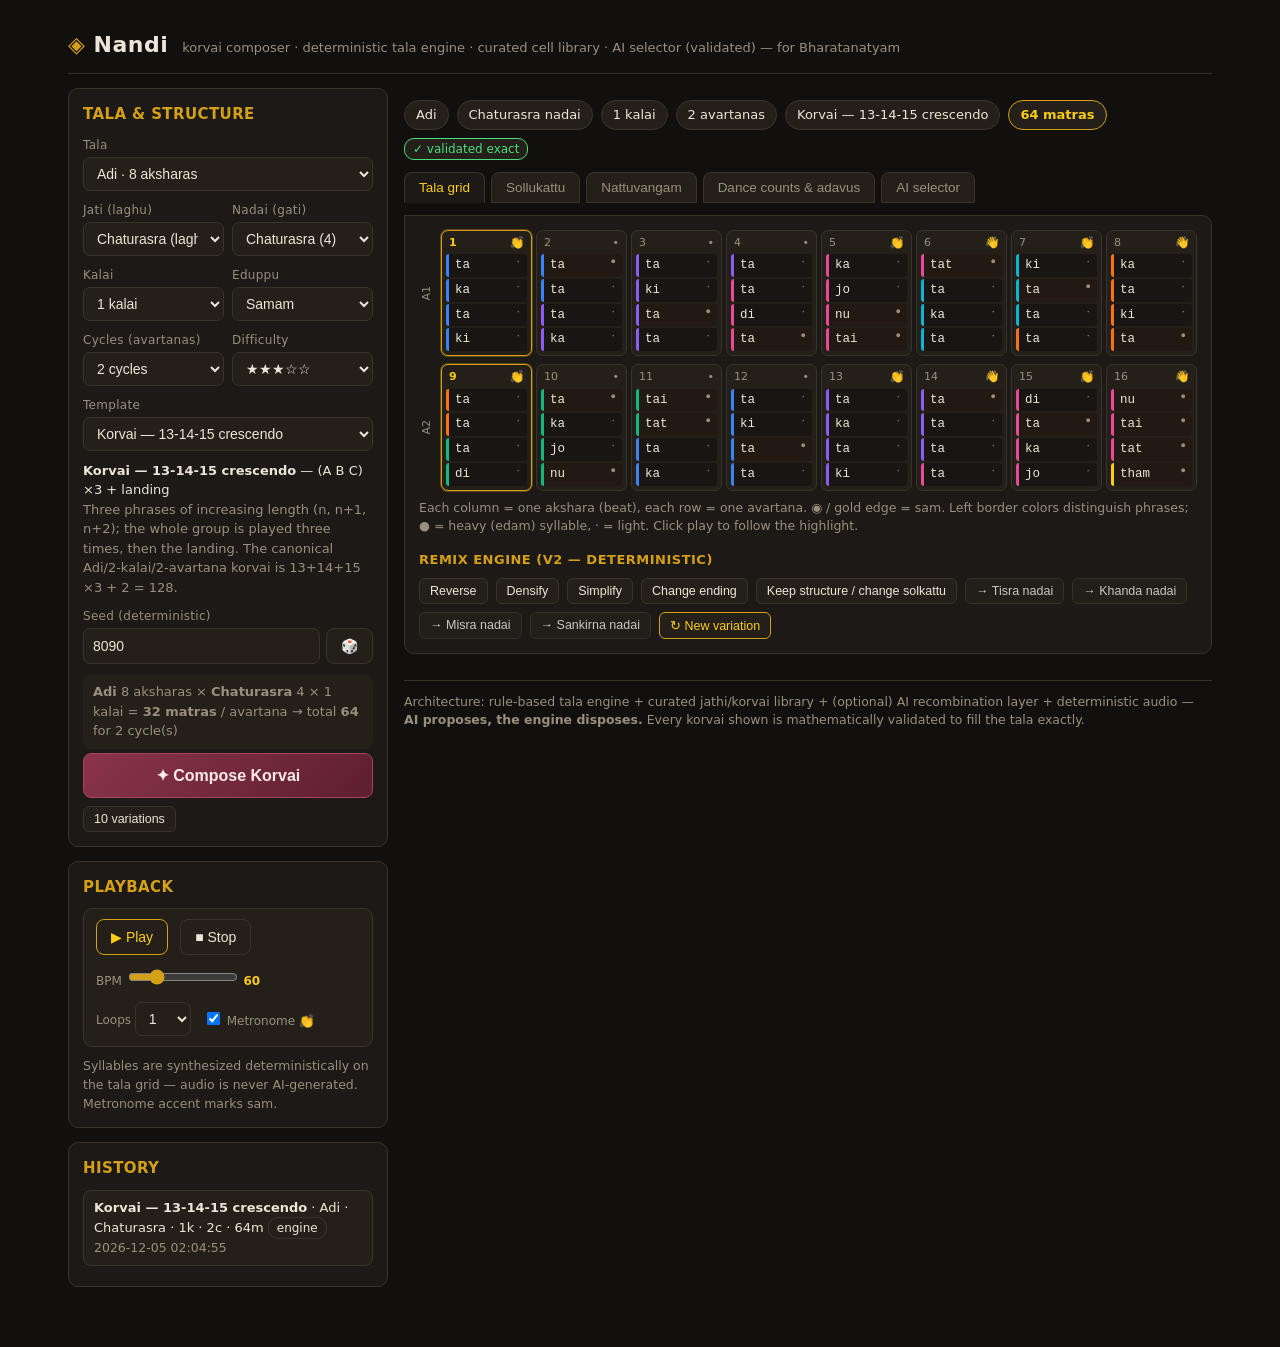
<file: korvai-composer/web/index.html>
<!DOCTYPE html>
<html lang="en">
<head>
<meta charset="UTF-8">
<meta name="viewport" content="width=device-width, initial-scale=1.0">
<title>Nandi — Korvai Composer for Bharatanatyam</title>
<style>
:root {
  --bg: #12100e;
  --panel: #1c1916;
  --panel2: #242019;
  --line: #3a332a;
  --text: #ece5d8;
  --muted: #9a8f7d;
  --gold: #d4a017;
  --gold2: #facc15;
  --maroon: #7c2d3e;
  --teal: #2dd4bf;
  --ok: #4ade80;
  --bad: #f87171;
}
* { box-sizing: border-box; }
html, body { margin: 0; padding: 0; }
body {
  background: var(--bg);
  color: var(--text);
  font: 15px/1.5 "Segoe UI", system-ui, -apple-system, "Noto Sans", sans-serif;
}
.mono { font-family: "Cascadia Code", "SF Mono", Consolas, "Noto Sans Mono", monospace; }
.wrap { max-width: 1180px; margin: 0 auto; padding: 14px 18px 60px; }

header.app {
  display: flex; align-items: baseline; gap: 14px; flex-wrap: wrap;
  border-bottom: 1px solid var(--line); padding: 14px 0 12px; margin-bottom: 14px;
}
header.app h1 { margin: 0; font-size: 22px; letter-spacing: 0.5px; }
header.app h1 .om { color: var(--gold); }
header.app .tag { color: var(--muted); font-size: 13px; }
.badge {
  display: inline-block; padding: 1px 8px; border-radius: 10px; font-size: 12px;
  border: 1px solid var(--line); background: var(--panel2); vertical-align: middle;
}
.badge-ok { color: var(--ok); border-color: var(--ok); }
.badge-bad { color: var(--bad); border-color: var(--bad); }
.badge-ai { color: var(--teal); border-color: var(--teal); }

.layout { display: grid; grid-template-columns: 320px 1fr; gap: 16px; align-items: start; }
@media (max-width: 900px) { .layout { grid-template-columns: 1fr; } }

.panel { background: var(--panel); border: 1px solid var(--line); border-radius: 10px; padding: 14px; }
.panel h2 { margin: 0 0 10px; font-size: 15px; color: var(--gold); letter-spacing: 0.4px; text-transform: uppercase; }
.panel + .panel { margin-top: 14px; }

.field { margin-bottom: 10px; }
.field label { display: block; font-size: 12px; color: var(--muted); margin-bottom: 3px; letter-spacing: 0.3px; }
select, input[type=number], input[type=text] {
  width: 100%; padding: 7px 9px; border-radius: 7px; border: 1px solid var(--line);
  background: var(--panel2); color: var(--text); font-size: 14px;
}
select:focus, input:focus { outline: 1px solid var(--gold); }
input[type=range] { width: 100%; accent-color: var(--gold); }
.row2 { display: grid; grid-template-columns: 1fr 1fr; gap: 8px; }
.seedrow { display: flex; gap: 6px; }
.seedrow input { flex: 1; }

.btn {
  display: inline-block; padding: 9px 14px; border-radius: 8px; border: 1px solid var(--line);
  background: var(--panel2); color: var(--text); cursor: pointer; font-size: 14px;
}
.btn:hover { border-color: var(--gold); }
.btn.primary {
  background: linear-gradient(135deg, #8a3448, #5d1f30); border-color: #a8435c; font-weight: 600;
  color: #ffe9e9; width: 100%; padding: 12px; font-size: 16px; margin-top: 4px;
}
.btn.primary:hover { filter: brightness(1.15); }
.btn.accent { border-color: var(--gold); color: var(--gold2); }
.btn.small { padding: 5px 10px; font-size: 12.5px; border-radius: 6px; }
.btn.ghost { opacity: 0.85; }
.btnrow { display: flex; gap: 8px; flex-wrap: wrap; margin-top: 8px; }
.muted { color: var(--muted); }
.small { font-size: 12.5px; }
.error {
  display: none; background: #3a1520; border: 1px solid var(--bad); color: #ffd7d7;
  padding: 10px 12px; border-radius: 8px; margin: 10px 0; font-size: 14px;
}

#mathPreview { font-size: 13px; color: var(--muted); background: var(--panel2); padding: 8px 10px; border-radius: 8px; }
#templateInfo { font-size: 13px; margin-top: 10px; color: var(--text); }

/* summary chips */
#summary { margin: 12px 0; }
.sum-main { display: flex; flex-wrap: wrap; gap: 8px; align-items: center; }
.chip {
  background: var(--panel2); border: 1px solid var(--line); padding: 4px 11px;
  border-radius: 16px; font-size: 13px;
}
.chip.strong { border-color: var(--gold); color: var(--gold2); font-weight: 600; }
.chip.warn { border-color: #b45309; color: #fbbf24; }

/* tabs */
.tabbar { display: flex; gap: 6px; flex-wrap: wrap; margin-bottom: 12px; }
.tabbar button {
  padding: 7px 14px; border-radius: 8px 8px 0 0; border: 1px solid var(--line);
  background: var(--panel2); color: var(--muted); cursor: pointer; font-size: 13.5px;
}
.tabbar button.active { color: var(--gold2); border-bottom-color: var(--panel); background: var(--panel); }
.tabpane { display: none; background: var(--panel); border: 1px solid var(--line); border-radius: 0 10px 10px 10px; padding: 14px; }
.tabpane.active { display: block; }
.sub { color: var(--gold); font-size: 13px; text-transform: uppercase; letter-spacing: 0.5px; margin: 14px 0 8px; }

/* grid */
.avartana { display: flex; gap: 4px; margin-bottom: 8px; align-items: stretch; }
.av-label { writing-mode: vertical-rl; transform: rotate(180deg); font-size: 11px; color: var(--muted); text-align: center; min-width: 18px; }
.akshara { flex: 1; background: var(--panel2); border: 1px solid var(--line); border-radius: 7px; padding: 4px; min-width: 0; }
.akshara.sam { border-color: var(--gold); box-shadow: 0 0 0 1px rgba(212,160,23,0.35); }
.ak-top { display: flex; justify-content: space-between; font-size: 11px; color: var(--muted); padding: 0 3px 3px; }
.akshara.sam .ak-num { color: var(--gold2); font-weight: 700; }
.ak-cells { display: flex; flex-direction: column; gap: 2px; }
.m-cell {
  position: relative; border-left: 3px solid #64748b; background: #191512;
  padding: 2px 6px; border-radius: 3px; font-size: 12.5px; font-family: "Cascadia Code", Consolas, monospace;
  white-space: nowrap; overflow: hidden; text-overflow: ellipsis;
}
.m-cell .w { float: right; color: var(--muted); font-size: 9px; }
.m-cell.heavy { background: #221a12; }
.m-cell.kaarvai { color: #5b6b7c; font-style: italic; }
.m-cell.playing { outline: 2px solid var(--gold2); background: #33270e; }

/* sollukattu */
#solkattuText {
  white-space: pre-wrap; font-family: "Cascadia Code", Consolas, "Noto Sans Mono", monospace;
  font-size: 15px; line-height: 1.7; background: var(--panel2); padding: 14px; border-radius: 8px;
  border: 1px solid var(--line); max-height: 420px; overflow: auto;
}
#solkattuMeta { margin: 8px 0; font-size: 13px; color: var(--muted); }

/* nattuvangam */
.nat-table { width: 100%; border-collapse: collapse; font-size: 13.5px; }
.nat-table th { text-align: left; color: var(--gold); font-size: 12px; text-transform: uppercase; letter-spacing: 0.5px; padding: 6px 8px; border-bottom: 1px solid var(--line); }
.nat-table td { padding: 6px 8px; border-bottom: 1px solid #26201a; vertical-align: top; }
.nat-table .sam-row td { background: rgba(212,160,23,0.07); }

/* dance */
.dance-counts { display: flex; flex-wrap: wrap; gap: 6px; }
.dcount { background: var(--panel2); border: 1px solid var(--line); border-radius: 8px; padding: 6px 9px; min-width: 110px; flex: 1; }
.dcount.sam { border-color: var(--gold); }
.dnum { color: var(--gold2); font-weight: 700; font-size: 15px; }
.dcount.sam .dnum { color: var(--gold); }
.dsyl { font-family: "Cascadia Code", Consolas, monospace; font-size: 12.5px; margin-top: 2px; }
.adavus { display: grid; grid-template-columns: repeat(auto-fill, minmax(230px, 1fr)); gap: 10px; }
.adavu { background: var(--panel2); border: 1px solid var(--line); border-radius: 9px; padding: 10px; }
.ad-name { font-weight: 600; color: var(--gold2); }
.ad-sol { font-size: 12.5px; margin: 4px 0; }
.ad-desc { font-size: 12.5px; color: var(--text); opacity: 0.85; }

/* variations */
#variations { display: none; margin-top: 12px; }
.var-row {
  padding: 6px 10px; background: var(--panel2); border: 1px solid var(--line); border-radius: 7px;
  margin-top: 6px; cursor: pointer; font-size: 12.5px; overflow: hidden; text-overflow: ellipsis; white-space: nowrap;
}
.var-row:hover { border-color: var(--gold); }

/* history */
.hist-row {
  padding: 7px 10px; border: 1px solid var(--line); border-radius: 8px; margin-bottom: 6px;
  cursor: pointer; font-size: 13px; background: var(--panel2);
}
.hist-row:hover { border-color: var(--gold); }

/* ai panel */
#aiLog {
  background: #14110c; border: 1px solid var(--line); border-radius: 8px; padding: 10px;
  height: 170px; overflow-y: auto; font-size: 12.5px; font-family: Consolas, monospace;
}
.ai-line { margin-bottom: 3px; }
.ai-ok { color: var(--ok); }
.ai-warn { color: #fbbf24; }
.ai-info { color: var(--muted); }
#aiRaw {
  background: #14110c; border: 1px solid var(--line); border-radius: 8px; padding: 10px;
  font-family: Consolas, monospace; font-size: 12px; white-space: pre-wrap; max-height: 260px; overflow: auto;
}
#aiRawBox { display: none; margin-top: 10px; }

/* transport */
.transport { display: flex; align-items: center; gap: 12px; flex-wrap: wrap; background: var(--panel2); padding: 10px 12px; border-radius: 9px; margin: 12px 0; border: 1px solid var(--line); }
.transport label { font-size: 12px; color: var(--muted); }
.transport .val { color: var(--gold2); font-weight: 600; min-width: 28px; display: inline-block; }
footer.app { margin-top: 26px; color: var(--muted); font-size: 12.5px; border-top: 1px solid var(--line); padding-top: 12px; }

</style>
</head>
<body>
<div class="wrap">
  <header class="app">
    <h1><span class="om">◈</span> Nandi</h1>
    <span class="tag">korvai composer · deterministic tala engine · curated cell library · AI selector (validated) — for Bharatanatyam</span>
  </header>

  <div class="layout">
    <!-- ============ left: controls ============ -->
    <div>
      <div class="panel">
        <h2>Tala &amp; Structure</h2>
        <div class="field"><label>Tala</label><select id="tala"></select></div>
        <div class="row2">
          <div class="field"><label>Jati (laghu)</label><select id="jati"></select></div>
          <div class="field"><label>Nadai (gati)</label><select id="nadai"></select></div>
        </div>
        <div class="row2">
          <div class="field"><label>Kalai</label><select id="kalai"></select></div>
          <div class="field"><label>Eduppu</label><select id="eduppu"></select></div>
        </div>
        <div class="row2">
          <div class="field"><label>Cycles (avartanas)</label><select id="cycles"></select></div>
          <div class="field"><label>Difficulty</label><select id="difficulty"></select></div>
        </div>
        <div class="field"><label>Template</label><select id="template"></select></div>
        <div id="templateInfo" class="muted small"></div>
        <div class="field" style="margin-top:10px"><label>Seed (deterministic)</label>
          <div class="seedrow"><input type="number" id="seed" min="1" max="99999"><button class="btn" id="dice" title="random seed">🎲</button></div>
        </div>
        <div id="mathPreview" class="small"></div>
        <button class="btn primary" id="generate">✦ Compose Korvai</button>
        <div class="btnrow">
          <button class="btn small" id="variations10">10 variations</button>
        </div>
      </div>

      <div class="panel">
        <h2>Playback</h2>
        <div class="transport" style="margin:0 0 10px">
          <button class="btn accent" id="play">▶ Play</button>
          <button class="btn" id="stop">■ Stop</button>
          <label>BPM <input type="range" id="bpm" min="24" max="180" style="width:110px"> <span class="val" id="bpmVal">60</span></label>
          <label>Loops <select id="loops" style="width:56px"><option>1</option><option>2</option><option>3</option></select></label>
          <label><input type="checkbox" id="metronome" checked> Metronome 👏</label>
        </div>
        <div class="muted small">Syllables are synthesized deterministically on the tala grid — audio is never AI-generated. Metronome accent marks sam.</div>
      </div>

      <div class="panel">
        <h2>History</h2>
        <div id="historyList"></div>
      </div>
    </div>

    <!-- ============ right: results ============ -->
    <div>
      <div class="error" id="error"></div>
      <div id="summary"></div>

      <div class="tabbar">
        <button class="active" data-pane="paneGrid">Tala grid</button>
        <button data-pane="paneSol">Sollukattu</button>
        <button data-pane="paneNat">Nattuvangam</button>
        <button data-pane="paneDance">Dance counts &amp; adavus</button>
        <button data-pane="paneAi">AI selector</button>
      </div>

      <div class="tabpane active" id="paneGrid">
        <div id="grid"></div>
        <div class="muted small">Each column = one akshara (beat), each row = one avartana. ◉ / gold edge = sam. Left border colors distinguish phrases; ● = heavy (edam) syllable, · = light. Click play to follow the highlight.</div>
        <h3 class="sub">Remix engine (V2 — deterministic)</h3>
        <div class="btnrow" id="remixRow"></div>
        <div id="variations"></div>
      </div>

      <div class="tabpane" id="paneSol">
        <div id="solkattuMeta"></div>
        <div id="solkattuText" class="mono"></div>
        <div class="btnrow">
          <button class="btn small" id="copySolkattu">Copy</button>
          <button class="btn small" id="dlSolkattu">Download .txt</button>
          <button class="btn small" id="dlJson">Download .json</button>
        </div>
      </div>

      <div class="tabpane" id="paneNat">
        <div id="nattuvangam"></div>
      </div>

      <div class="tabpane" id="paneDance">
        <div id="dance"></div>
      </div>

      <div class="tabpane" id="paneAi">
        <div class="panel" style="background:transparent;border:none;padding:0">
          <h2 style="margin-top:0">AI Rhythmic Selector — optional, off by default</h2>
          <p class="small" style="color:var(--text)">
            The AI never does tala arithmetic. It only <b>proposes cells from the curated library</b> for each phrase slot;
            the engine validator re-counts every matra and rejects anything inexact (retry → deterministic fallback).
            Default backend: <b>KonakolSwaraLLM</b> (<span class="mono">sgattup/KonakolSwaraLLM</span>) served locally via llama.cpp / LM Studio / Ollama — see <span class="mono">MODEL_SETUP.md</span>.
          </p>
          <div class="row2">
            <div class="field"><label>API</label>
              <select id="aiApi">
                <option value="llamacpp">llama.cpp server (/completion)</option>
                <option value="openai">OpenAI-compatible (/v1/chat/completions)</option>
              </select>
            </div>
            <div class="field"><label>Model name</label><input type="text" id="aiModel"></div>
          </div>
          <div class="field"><label>Base URL</label><input type="text" id="aiUrl" placeholder="http://127.0.0.1:8080"></div>
          <div class="field"><label>Temperature <span id="aiTempVal">0.7</span></label><input type="range" id="aiTemp" min="0" max="1.5" step="0.05"></div>
          <div class="btnrow" style="margin-bottom:12px">
            <button class="btn small" id="aiTest">Test endpoint</button>
            <button class="btn small" id="aiPromptPreview">Preview prompt</button>
            <button class="btn small accent" id="generateAi">✦ Compose with AI selector</button>
          </div>
          <div id="aiRawBox"><div class="muted small">Prompt sent to the model (KonakolSwaraLLM format):</div><pre id="aiRaw"></pre></div>
          <div class="muted small" style="margin:8px 0 4px">Activity log</div>
          <div id="aiLog"></div>
          <div class="muted small" style="margin-top:8px">
            Note: the in-app sandbox preview has no network access, so AI calls will (by design) fall back to the deterministic
            engine there. Download/open the file locally (or serve it) for live model calls.
          </div>
        </div>
      </div>

      <footer class="app">
        Architecture: rule-based tala engine + curated jathi/korvai library + (optional) AI recombination layer + deterministic audio —
        <b>AI proposes, the engine disposes.</b> Every korvai shown is mathematically validated to fill the tala exactly.
      </footer>
    </div>
  </div>
</div>

<script>
window.KORVAI_SEED = {
  "schemaVersion": 1,
  "talas": [
    {
      "id": "adi",
      "name": "Adi",
      "jati": "Chaturasra",
      "angas": [
        {
          "type": "laghu",
          "aksharas": 4
        },
        {
          "type": "dhrutam",
          "aksharas": 2
        },
        {
          "type": "dhrutam",
          "aksharas": 2
        }
      ],
      "aksharas": 8
    },
    {
      "id": "rupaka",
      "name": "Rupaka",
      "jati": "Chaturasra",
      "angas": [
        {
          "type": "dhrutam",
          "aksharas": 2
        },
        {
          "type": "laghu",
          "aksharas": 4
        }
      ],
      "aksharas": 6
    },
    {
      "id": "tisra_triputa",
      "name": "Tisra Triputa",
      "jati": "Tisra",
      "angas": [
        {
          "type": "laghu",
          "aksharas": 3
        },
        {
          "type": "dhrutam",
          "aksharas": 2
        },
        {
          "type": "dhrutam",
          "aksharas": 2
        }
      ],
      "aksharas": 7
    },
    {
      "id": "khanda_chapu",
      "name": "Khanda Chapu",
      "jati": "Khanda",
      "angas": [
        {
          "type": "section",
          "aksharas": 2
        },
        {
          "type": "section",
          "aksharas": 3
        }
      ],
      "aksharas": 5
    },
    {
      "id": "misra_chapu",
      "name": "Misra Chapu",
      "jati": "Misra",
      "angas": [
        {
          "type": "section",
          "aksharas": 3
        },
        {
          "type": "section",
          "aksharas": 4
        }
      ],
      "aksharas": 7
    },
    {
      "id": "eka",
      "name": "Eka",
      "jati": "Chaturasra",
      "angas": [
        {
          "type": "laghu",
          "aksharas": 4
        }
      ],
      "aksharas": 4
    },
    {
      "id": "matya",
      "name": "Matya",
      "jati": "Chaturasra",
      "angas": [
        {
          "type": "laghu",
          "aksharas": 4
        },
        {
          "type": "dhrutam",
          "aksharas": 2
        },
        {
          "type": "laghu",
          "aksharas": 4
        }
      ],
      "aksharas": 10
    },
    {
      "id": "ata",
      "name": "Ata",
      "jati": "Chaturasra",
      "angas": [
        {
          "type": "laghu",
          "aksharas": 4
        },
        {
          "type": "laghu",
          "aksharas": 4
        },
        {
          "type": "dhrutam",
          "aksharas": 2
        },
        {
          "type": "dhrutam",
          "aksharas": 2
        }
      ],
      "aksharas": 12
    },
    {
      "id": "dhruva",
      "name": "Dhruva",
      "jati": "Chaturasra",
      "angas": [
        {
          "type": "laghu",
          "aksharas": 4
        },
        {
          "type": "dhrutam",
          "aksharas": 2
        },
        {
          "type": "laghu",
          "aksharas": 4
        },
        {
          "type": "laghu",
          "aksharas": 4
        }
      ],
      "aksharas": 14
    }
  ],
  "jatis": [
    {
      "id": "tisra",
      "name": "Tisra",
      "laghu": 3
    },
    {
      "id": "chaturasra",
      "name": "Chaturasra",
      "laghu": 4
    },
    {
      "id": "khanda",
      "name": "Khanda",
      "laghu": 5
    },
    {
      "id": "misra",
      "name": "Misra",
      "laghu": 7
    },
    {
      "id": "sankirna",
      "name": "Sankirna",
      "laghu": 9
    }
  ],
  "nadais": [
    {
      "id": "tisra",
      "name": "Tisra",
      "subdivision": 3
    },
    {
      "id": "chaturasra",
      "name": "Chaturasra",
      "subdivision": 4
    },
    {
      "id": "khanda",
      "name": "Khanda",
      "subdivision": 5
    },
    {
      "id": "misra",
      "name": "Misra",
      "subdivision": 7
    },
    {
      "id": "sankirna",
      "name": "Sankirna",
      "subdivision": 9
    }
  ],
  "eduppus": [
    {
      "id": "samam",
      "name": "Samam",
      "aksharas": 0
    },
    {
      "id": "arai",
      "name": "1/2 akshara",
      "aksharas": 0.5
    },
    {
      "id": "idu",
      "name": "1 akshara",
      "aksharas": 1
    },
    {
      "id": "idiyam",
      "name": "1 1/2 akshara",
      "aksharas": 1.5
    },
    {
      "id": "randam",
      "name": "2 aksharas",
      "aksharas": 2
    }
  ],
  "cells": [
    {
      "id": "c_ta",
      "notation": "ta",
      "syllables": [
        "ta"
      ],
      "durations": [
        1
      ],
      "matraCount": 1,
      "weights": [
        "L"
      ],
      "character": "BRISK",
      "function": "CORE",
      "usableNadais": [
        "tisra",
        "chaturasra",
        "khanda",
        "misra",
        "sankirna"
      ],
      "difficulty": 1
    },
    {
      "id": "c_taka",
      "notation": "ta ka",
      "syllables": [
        "ta",
        "ka"
      ],
      "durations": [
        1,
        1
      ],
      "matraCount": 2,
      "weights": [
        "L",
        "L"
      ],
      "character": "SQUARE",
      "function": "CORE",
      "usableNadais": [
        "tisra",
        "chaturasra",
        "khanda",
        "misra",
        "sankirna"
      ],
      "difficulty": 1
    },
    {
      "id": "c_takita",
      "notation": "ta ki ta",
      "syllables": [
        "ta",
        "ki",
        "ta"
      ],
      "durations": [
        1,
        1,
        1
      ],
      "matraCount": 3,
      "weights": [
        "L",
        "L",
        "H"
      ],
      "character": "FLOWING",
      "function": "CORE",
      "usableNadais": [
        "tisra",
        "chaturasra"
      ],
      "difficulty": 2
    },
    {
      "id": "c_takadimi",
      "notation": "ta ka di mi",
      "syllables": [
        "ta",
        "ka",
        "di",
        "mi"
      ],
      "durations": [
        1,
        1,
        1,
        1
      ],
      "matraCount": 4,
      "weights": [
        "L",
        "L",
        "L",
        "H"
      ],
      "character": "SQUARE",
      "function": "CORE",
      "usableNadais": [
        "chaturasra"
      ],
      "difficulty": 2
    },
    {
      "id": "c_takajonu",
      "notation": "ta ka jo nu",
      "syllables": [
        "ta",
        "ka",
        "jo",
        "nu"
      ],
      "durations": [
        1,
        1,
        1,
        1
      ],
      "matraCount": 4,
      "weights": [
        "L",
        "L",
        "L",
        "H"
      ],
      "character": "STRAIGHT",
      "function": "CORE",
      "usableNadais": [
        "chaturasra"
      ],
      "difficulty": 2
    },
    {
      "id": "c_thakadhimi",
      "notation": "tha ka dhi mi",
      "syllables": [
        "tha",
        "ka",
        "dhi",
        "mi"
      ],
      "durations": [
        1,
        1,
        1,
        1
      ],
      "matraCount": 4,
      "weights": [
        "H",
        "L",
        "L",
        "H"
      ],
      "character": "FLOWING",
      "function": "CORE",
      "usableNadais": [
        "chaturasra"
      ],
      "difficulty": 2
    },
    {
      "id": "c_tarikita",
      "notation": "ta ri ki ta",
      "syllables": [
        "ta",
        "ri",
        "ki",
        "ta"
      ],
      "durations": [
        1,
        1,
        1,
        1
      ],
      "matraCount": 4,
      "weights": [
        "L",
        "L",
        "L",
        "H"
      ],
      "character": "BRISK",
      "function": "CORE",
      "usableNadais": [
        "chaturasra"
      ],
      "difficulty": 3
    },
    {
      "id": "c_dhimithaka",
      "notation": "dhi mi ta ka",
      "syllables": [
        "dhi",
        "mi",
        "ta",
        "ka"
      ],
      "durations": [
        1,
        1,
        1,
        1
      ],
      "matraCount": 4,
      "weights": [
        "H",
        "L",
        "L",
        "L"
      ],
      "character": "BRISK",
      "function": "CORE",
      "usableNadais": [
        "chaturasra"
      ],
      "difficulty": 2
    },
    {
      "id": "c_kitataka",
      "notation": "ki ta ta ka",
      "syllables": [
        "ki",
        "ta",
        "ta",
        "ka"
      ],
      "durations": [
        1,
        1,
        1,
        1
      ],
      "matraCount": 4,
      "weights": [
        "L",
        "H",
        "L",
        "L"
      ],
      "character": "SQUARE",
      "function": "FILLER",
      "usableNadais": [
        "chaturasra"
      ],
      "difficulty": 2
    },
    {
      "id": "c_takatakita",
      "notation": "ta ka ta ki ta",
      "syllables": [
        "ta",
        "ka",
        "ta",
        "ki",
        "ta"
      ],
      "durations": [
        1,
        1,
        1,
        1,
        1
      ],
      "matraCount": 5,
      "weights": [
        "L",
        "L",
        "L",
        "L",
        "H"
      ],
      "character": "SQUARE",
      "function": "CORE",
      "usableNadais": [
        "chaturasra",
        "khanda"
      ],
      "difficulty": 3
    },
    {
      "id": "c_taditakajonu",
      "notation": "ta di ta ka jo nu",
      "syllables": [
        "ta",
        "di",
        "ta",
        "ka",
        "jo",
        "nu"
      ],
      "durations": [
        1,
        1,
        1,
        1,
        1,
        1
      ],
      "matraCount": 6,
      "weights": [
        "L",
        "L",
        "H",
        "L",
        "L",
        "H"
      ],
      "character": "STRAIGHT",
      "function": "CORE",
      "usableNadais": [
        "chaturasra"
      ],
      "difficulty": 3
    },
    {
      "id": "c_thakatharikita",
      "notation": "tha ka tha ri ki ta",
      "syllables": [
        "tha",
        "ka",
        "tha",
        "ri",
        "ki",
        "ta"
      ],
      "durations": [
        1,
        1,
        1,
        1,
        1,
        1
      ],
      "matraCount": 6,
      "weights": [
        "H",
        "L",
        "H",
        "L",
        "L",
        "H"
      ],
      "character": "FLOWING",
      "function": "CORE",
      "usableNadais": [
        "chaturasra"
      ],
      "difficulty": 3
    },
    {
      "id": "c_takita_x2",
      "notation": "ta ki ta ta ki ta",
      "syllables": [
        "ta",
        "ki",
        "ta",
        "ta",
        "ki",
        "ta"
      ],
      "durations": [
        1,
        1,
        1,
        1,
        1,
        1
      ],
      "matraCount": 6,
      "weights": [
        "L",
        "L",
        "H",
        "L",
        "L",
        "H"
      ],
      "character": "FLOWING",
      "function": "FILLER",
      "usableNadais": [
        "tisra"
      ],
      "difficulty": 2
    },
    {
      "id": "c_takadimi_x2",
      "notation": "ta ka dhi mi tha ka dhi mi",
      "syllables": [
        "ta",
        "ka",
        "dhi",
        "mi",
        "tha",
        "ka",
        "dhi",
        "mi"
      ],
      "durations": [
        1,
        1,
        1,
        1,
        1,
        1,
        1,
        1
      ],
      "matraCount": 8,
      "weights": [
        "L",
        "L",
        "L",
        "H",
        "H",
        "L",
        "L",
        "H"
      ],
      "character": "SQUARE",
      "function": "CORE",
      "usableNadais": [
        "chaturasra"
      ],
      "difficulty": 3
    },
    {
      "id": "c_takajonu_thakadhimi",
      "notation": "ta ka jo nu tha ka dhi mi",
      "syllables": [
        "ta",
        "ka",
        "jo",
        "nu",
        "tha",
        "ka",
        "dhi",
        "mi"
      ],
      "durations": [
        1,
        1,
        1,
        1,
        1,
        1,
        1,
        1
      ],
      "matraCount": 8,
      "weights": [
        "L",
        "L",
        "L",
        "H",
        "H",
        "L",
        "L",
        "H"
      ],
      "character": "STRAIGHT",
      "function": "CORE",
      "usableNadais": [
        "chaturasra"
      ],
      "difficulty": 3,
      "tags": [
        "mohra"
      ]
    },
    {
      "id": "c_takitatakadimi",
      "notation": "ta ki ta ta ka di mi",
      "syllables": [
        "ta",
        "ki",
        "ta",
        "ta",
        "ka",
        "di",
        "mi"
      ],
      "durations": [
        1,
        1,
        1,
        1,
        1,
        1,
        1
      ],
      "matraCount": 7,
      "weights": [
        "L",
        "L",
        "H",
        "L",
        "L",
        "L",
        "H"
      ],
      "character": "FLOWING",
      "function": "CORE",
      "usableNadais": [
        "chaturasra",
        "misra"
      ],
      "difficulty": 3
    },
    {
      "id": "c_takadimitakita",
      "notation": "ta ka di mi ta ki ta",
      "syllables": [
        "ta",
        "ka",
        "di",
        "mi",
        "ta",
        "ki",
        "ta"
      ],
      "durations": [
        1,
        1,
        1,
        1,
        1,
        1,
        1
      ],
      "matraCount": 7,
      "weights": [
        "L",
        "L",
        "L",
        "H",
        "L",
        "L",
        "H"
      ],
      "character": "SQUARE",
      "function": "CORE",
      "usableNadais": [
        "chaturasra",
        "misra"
      ],
      "difficulty": 3
    },
    {
      "id": "c_takatakimix2",
      "notation": "ta ka ta ki ta ta ka ta ki ta",
      "syllables": [
        "ta",
        "ka",
        "ta",
        "ki",
        "ta",
        "ta",
        "ka",
        "ta",
        "ki",
        "ta"
      ],
      "durations": [
        1,
        1,
        1,
        1,
        1,
        1,
        1,
        1,
        1,
        1
      ],
      "matraCount": 10,
      "weights": [
        "L",
        "L",
        "L",
        "L",
        "H",
        "L",
        "L",
        "L",
        "L",
        "H"
      ],
      "character": "SQUARE",
      "function": "CORE",
      "usableNadais": [
        "chaturasra",
        "khanda"
      ],
      "difficulty": 4
    },
    {
      "id": "c_faran_tisra",
      "notation": "ta ki ta × 4",
      "syllables": [
        "ta",
        "ki",
        "ta",
        "ta",
        "ki",
        "ta",
        "ta",
        "ki",
        "ta",
        "ta",
        "ki",
        "ta"
      ],
      "durations": [
        1,
        1,
        1,
        1,
        1,
        1,
        1,
        1,
        1,
        1,
        1,
        1
      ],
      "matraCount": 12,
      "weights": [
        "L",
        "L",
        "H",
        "L",
        "L",
        "H",
        "L",
        "L",
        "H",
        "L",
        "L",
        "H"
      ],
      "character": "FLOWING",
      "function": "MACRO",
      "usableNadais": [
        "chaturasra"
      ],
      "difficulty": 4,
      "tags": [
        "faran",
        "tisra-gati"
      ]
    },
    {
      "id": "c_faran_khanda",
      "notation": "ta ka ta ki ta × 4",
      "syllables": [
        "ta",
        "ka",
        "ta",
        "ki",
        "ta",
        "ta",
        "ka",
        "ta",
        "ki",
        "ta",
        "ta",
        "ka",
        "ta",
        "ki",
        "ta",
        "ta",
        "ka",
        "ta",
        "ki",
        "ta"
      ],
      "durations": [
        1,
        1,
        1,
        1,
        1,
        1,
        1,
        1,
        1,
        1,
        1,
        1,
        1,
        1,
        1,
        1,
        1,
        1,
        1,
        1
      ],
      "matraCount": 20,
      "weights": [
        "L",
        "L",
        "L",
        "L",
        "H",
        "L",
        "L",
        "L",
        "L",
        "H",
        "L",
        "L",
        "L",
        "L",
        "H",
        "L",
        "L",
        "L",
        "L",
        "H"
      ],
      "character": "SQUARE",
      "function": "MACRO",
      "usableNadais": [
        "chaturasra"
      ],
      "difficulty": 5,
      "tags": [
        "faran",
        "khanda-gati"
      ]
    },
    {
      "id": "c_faran_misra",
      "notation": "ta ki ta ta ka di mi × 4",
      "syllables": [
        "ta",
        "ki",
        "ta",
        "ta",
        "ka",
        "di",
        "mi",
        "ta",
        "ki",
        "ta",
        "ta",
        "ka",
        "di",
        "mi",
        "ta",
        "ki",
        "ta",
        "ta",
        "ka",
        "di",
        "mi",
        "ta",
        "ki",
        "ta",
        "ta",
        "ka",
        "di",
        "mi"
      ],
      "durations": [
        1,
        1,
        1,
        1,
        1,
        1,
        1,
        1,
        1,
        1,
        1,
        1,
        1,
        1,
        1,
        1,
        1,
        1,
        1,
        1,
        1,
        1,
        1,
        1,
        1,
        1,
        1,
        1
      ],
      "matraCount": 28,
      "weights": [
        "L",
        "L",
        "H",
        "L",
        "L",
        "L",
        "H",
        "L",
        "L",
        "H",
        "L",
        "L",
        "L",
        "H",
        "L",
        "L",
        "H",
        "L",
        "L",
        "L",
        "H",
        "L",
        "L",
        "H",
        "L",
        "L",
        "L",
        "H"
      ],
      "character": "FLOWING",
      "function": "MACRO",
      "usableNadais": [
        "chaturasra"
      ],
      "difficulty": 5,
      "tags": [
        "faran",
        "misra-gati"
      ]
    },
    {
      "id": "c_gap2",
      "notation": "— —",
      "syllables": [
        "—",
        "—"
      ],
      "durations": [
        1,
        1
      ],
      "matraCount": 2,
      "weights": [
        "L",
        "L"
      ],
      "character": "STRAIGHT",
      "function": "GAP",
      "usableNadais": [
        "tisra",
        "chaturasra",
        "khanda",
        "misra",
        "sankirna"
      ],
      "difficulty": 1,
      "kaarvai": true
    },
    {
      "id": "c_gap3",
      "notation": "— — —",
      "syllables": [
        "—",
        "—",
        "—"
      ],
      "durations": [
        1,
        1,
        1
      ],
      "matraCount": 3,
      "weights": [
        "L",
        "L",
        "L"
      ],
      "character": "STRAIGHT",
      "function": "GAP",
      "usableNadais": [
        "tisra",
        "chaturasra",
        "khanda",
        "misra",
        "sankirna"
      ],
      "difficulty": 1,
      "kaarvai": true
    },
    {
      "id": "c_gap4",
      "notation": "— — — —",
      "syllables": [
        "—",
        "—",
        "—",
        "—"
      ],
      "durations": [
        1,
        1,
        1,
        1
      ],
      "matraCount": 4,
      "weights": [
        "L",
        "L",
        "L",
        "L"
      ],
      "character": "STRAIGHT",
      "function": "GAP",
      "usableNadais": [
        "tisra",
        "chaturasra",
        "khanda",
        "misra",
        "sankirna"
      ],
      "difficulty": 1,
      "kaarvai": true
    },
    {
      "id": "c_taiyaitaiyai",
      "notation": "tai yai tai yai",
      "syllables": [
        "tai",
        "yai",
        "tai",
        "yai"
      ],
      "durations": [
        1,
        1,
        1,
        1
      ],
      "matraCount": 4,
      "weights": [
        "H",
        "L",
        "H",
        "L"
      ],
      "character": "STRAIGHT",
      "function": "FILLER",
      "usableNadais": [
        "chaturasra"
      ],
      "difficulty": 1,
      "tags": [
        "dance"
      ]
    },
    {
      "id": "c_taihattaihi",
      "notation": "tai hat tai hi",
      "syllables": [
        "tai",
        "hat",
        "tai",
        "hi"
      ],
      "durations": [
        1,
        1,
        1,
        1
      ],
      "matraCount": 4,
      "weights": [
        "H",
        "L",
        "H",
        "L"
      ],
      "character": "BRISK",
      "function": "CORE",
      "usableNadais": [
        "chaturasra"
      ],
      "difficulty": 3,
      "tags": [
        "dance",
        "kudittu"
      ]
    },
    {
      "id": "c_taitat",
      "notation": "tai tat",
      "syllables": [
        "tai",
        "tat"
      ],
      "durations": [
        1,
        1
      ],
      "matraCount": 2,
      "weights": [
        "H",
        "H"
      ],
      "character": "SQUARE",
      "function": "CORE",
      "usableNadais": [
        "tisra",
        "chaturasra",
        "khanda",
        "misra",
        "sankirna"
      ],
      "difficulty": 1,
      "tags": [
        "dance"
      ]
    },
    {
      "id": "c_thathai",
      "notation": "tha thai",
      "syllables": [
        "tha",
        "thai"
      ],
      "durations": [
        1,
        1
      ],
      "matraCount": 2,
      "weights": [
        "H",
        "L"
      ],
      "character": "RESONANT",
      "function": "TRANSITION",
      "usableNadais": [
        "tisra",
        "chaturasra",
        "khanda",
        "misra",
        "sankirna"
      ],
      "difficulty": 1
    },
    {
      "id": "c_thaithathom",
      "notation": "thai tha thom",
      "syllables": [
        "thai",
        "tha",
        "thom"
      ],
      "durations": [
        1,
        1,
        1
      ],
      "matraCount": 3,
      "weights": [
        "H",
        "L",
        "H"
      ],
      "character": "RESONANT",
      "function": "CORE",
      "usableNadais": [
        "tisra",
        "chaturasra"
      ],
      "difficulty": 2,
      "tags": [
        "dance"
      ]
    },
    {
      "id": "c_thadhithom",
      "notation": "tha dhi thom",
      "syllables": [
        "tha",
        "dhi",
        "thom"
      ],
      "durations": [
        1,
        1,
        1
      ],
      "matraCount": 3,
      "weights": [
        "H",
        "L",
        "H"
      ],
      "character": "RESONANT",
      "function": "TRANSITION",
      "usableNadais": [
        "tisra",
        "chaturasra"
      ],
      "difficulty": 2
    },
    {
      "id": "c_tham",
      "notation": "tham",
      "syllables": [
        "tham"
      ],
      "durations": [
        1
      ],
      "matraCount": 1,
      "weights": [
        "H"
      ],
      "character": "RESONANT",
      "function": "LANDING",
      "usableNadais": [
        "tisra",
        "chaturasra",
        "khanda",
        "misra",
        "sankirna"
      ],
      "difficulty": 1
    },
    {
      "id": "c_thom2",
      "notation": "thom,",
      "syllables": [
        "thom"
      ],
      "durations": [
        2
      ],
      "matraCount": 2,
      "weights": [
        "H"
      ],
      "character": "RESONANT",
      "function": "LANDING",
      "usableNadais": [
        "tisra",
        "chaturasra",
        "khanda",
        "misra",
        "sankirna"
      ],
      "difficulty": 1
    },
    {
      "id": "c_thathom",
      "notation": "tha tham",
      "syllables": [
        "tha",
        "tham"
      ],
      "durations": [
        1,
        1
      ],
      "matraCount": 2,
      "weights": [
        "H",
        "H"
      ],
      "character": "RESONANT",
      "function": "LANDING",
      "usableNadais": [
        "tisra",
        "chaturasra",
        "khanda",
        "misra",
        "sankirna"
      ],
      "difficulty": 1
    },
    {
      "id": "c_thakatham",
      "notation": "tha ka tham",
      "syllables": [
        "tha",
        "ka",
        "tham"
      ],
      "durations": [
        1,
        1,
        1
      ],
      "matraCount": 3,
      "weights": [
        "H",
        "L",
        "H"
      ],
      "character": "RESONANT",
      "function": "LANDING",
      "usableNadais": [
        "tisra",
        "chaturasra",
        "khanda",
        "misra",
        "sankirna"
      ],
      "difficulty": 2
    },
    {
      "id": "c_namthom",
      "notation": "nam thom",
      "syllables": [
        "nam",
        "thom"
      ],
      "durations": [
        1,
        1
      ],
      "matraCount": 2,
      "weights": [
        "H",
        "H"
      ],
      "character": "RESONANT",
      "function": "LANDING",
      "usableNadais": [
        "tisra",
        "chaturasra",
        "khanda",
        "misra",
        "sankirna"
      ],
      "difficulty": 2
    },
    {
      "id": "c_thathaiatham",
      "notation": "tha thai tha tham",
      "syllables": [
        "tha",
        "thai",
        "tha",
        "tham"
      ],
      "durations": [
        1,
        1,
        1,
        1
      ],
      "matraCount": 4,
      "weights": [
        "H",
        "L",
        "H",
        "H"
      ],
      "character": "RESONANT",
      "function": "ENDING",
      "usableNadais": [
        "chaturasra"
      ],
      "difficulty": 2,
      "tags": [
        "mohra",
        "dance"
      ]
    },
    {
      "id": "c_dhiththaithathom",
      "notation": "dhi thit thai tham",
      "syllables": [
        "dhi",
        "thit",
        "thai",
        "tham"
      ],
      "durations": [
        1,
        1,
        1,
        1
      ],
      "matraCount": 4,
      "weights": [
        "H",
        "H",
        "L",
        "H"
      ],
      "character": "RESONANT",
      "function": "ENDING",
      "usableNadais": [
        "chaturasra"
      ],
      "difficulty": 3,
      "tags": [
        "dance"
      ]
    },
    {
      "id": "c_taihat_x3",
      "notation": "tai hat tai hat tai hi",
      "syllables": [
        "tai",
        "hat",
        "tai",
        "hat",
        "tai",
        "hi"
      ],
      "durations": [
        1,
        1,
        1,
        1,
        1,
        1
      ],
      "matraCount": 6,
      "weights": [
        "H",
        "L",
        "H",
        "L",
        "H",
        "L"
      ],
      "character": "BRISK",
      "function": "ENDING",
      "usableNadais": [
        "chaturasra"
      ],
      "difficulty": 3,
      "tags": [
        "dance",
        "teermana"
      ]
    }
  ],
  "aliases": [
    {
      "notation": "ta ka di mi",
      "variants": [
        "ta ka di mi",
        "ta ka dhi mi",
        "tha ka dhi mi",
        "ta ka jhi mi"
      ]
    },
    {
      "notation": "ta ka jo nu",
      "variants": [
        "ta ka jo nu",
        "ta ka jo no",
        "tha ka jo nu"
      ]
    },
    {
      "notation": "ta ki ta",
      "variants": [
        "ta ki ta",
        "tha ki ta",
        "ta ki tom",
        "ta din gi"
      ]
    },
    {
      "notation": "ta ka ta ki ta",
      "variants": [
        "ta ka ta ki ta",
        "tha ka tha ki ta",
        "ta ka ta ki tom"
      ]
    }
  ],
  "templates": [
    {
      "id": "korvai_x3",
      "name": "Korvai — X X X",
      "tags": [
        "korvai"
      ],
      "description": "One phrase stated three times, landing on sam. The classic dance/mridangam cadence.",
      "structure": "X X X + landing",
      "repetitions": 3,
      "landingMode": "eduppu",
      "slots": [
        {
          "id": "X",
          "label": "Korvai phrase",
          "minMatra": 2,
          "maxMatra": 64,
          "allowedFunctions": [
            "CORE",
            "FILLER",
            "TRANSITION"
          ],
          "allowGaps": true
        }
      ]
    },
    {
      "id": "korvai_crescendo",
      "name": "Korvai — 13-14-15 crescendo",
      "tags": [
        "korvai"
      ],
      "description": "Three phrases of increasing length (n, n+1, n+2); the whole group is played three times, then the landing. The canonical Adi/2-kalai/2-avartana korvai is 13+14+15 ×3 + 2 = 128.",
      "structure": "(A B C) ×3 + landing",
      "repetitions": 3,
      "landingMode": "eduppu",
      "staircase": 1,
      "slots": [
        {
          "id": "A",
          "label": "Short phrase",
          "minMatra": 2,
          "maxMatra": 48,
          "allowedFunctions": [
            "CORE",
            "FILLER",
            "TRANSITION"
          ],
          "allowGaps": true
        },
        {
          "id": "B",
          "label": "Medium phrase",
          "minMatra": 3,
          "maxMatra": 49,
          "allowedFunctions": [
            "CORE",
            "FILLER",
            "TRANSITION"
          ],
          "allowGaps": true
        },
        {
          "id": "C",
          "label": "Long phrase",
          "minMatra": 4,
          "maxMatra": 50,
          "allowedFunctions": [
            "CORE",
            "FILLER",
            "TRANSITION"
          ],
          "allowGaps": true
        }
      ]
    },
    {
      "id": "teermana_x3",
      "name": "Teermana — X X X (sam landings)",
      "tags": [
        "teermana",
        "korvai"
      ],
      "description": "A phrase spanning whole avartanas, played three times — each statement lands on sam (the phrase itself supplies the landing). Typical tirmana/teermana finisher.",
      "structure": "X X X (each X = whole avartanas)",
      "repetitions": 3,
      "landingMode": "none",
      "multipleOf": "avartana",
      "slots": [
        {
          "id": "X",
          "label": "Teermana phrase",
          "minMatra": 2,
          "maxMatra": 128,
          "allowedFunctions": [
            "CORE",
            "FILLER",
            "TRANSITION",
            "ENDING"
          ],
          "allowGaps": true
        }
      ]
    },
    {
      "id": "mohra_korvai",
      "name": "Mohra → Korvai",
      "tags": [
        "mohra",
        "korvai"
      ],
      "description": "Full cadence: (A A A B) ×3 mohra rounds, the 'tha thai tha tham' cadence ×3, then a X X X korvai + landing. Front-padded with kaarvai to fill the tala cycles.",
      "structure": "(A A A B)×3 · C×3 · X X X + landing",
      "repetitions": 1,
      "landingMode": "eduppu",
      "autoAvartanas": true,
      "slots": [
        {
          "id": "A",
          "label": "Mohra line",
          "minMatra": 8,
          "maxMatra": 8,
          "allowedFunctions": [
            "CORE"
          ],
          "allowGaps": false
        },
        {
          "id": "B",
          "label": "Mohra answer",
          "minMatra": 8,
          "maxMatra": 8,
          "allowedFunctions": [
            "CORE"
          ],
          "allowGaps": false
        },
        {
          "id": "C",
          "label": "Cadence",
          "fixedCell": "c_thathaiatham"
        },
        {
          "id": "X",
          "label": "Korvai phrase",
          "minMatra": 2,
          "maxMatra": 32,
          "allowedFunctions": [
            "CORE",
            "FILLER",
            "TRANSITION"
          ],
          "allowGaps": true
        }
      ]
    },
    {
      "id": "kuraippu",
      "name": "Kuraippu (diminishing)",
      "tags": [
        "kuraippu"
      ],
      "description": "A long phrase restated in progressively shorter versions (roughly halving), converging onto sam. Drama through reduction.",
      "structure": "A A/2 A/4 … + landing",
      "repetitions": 1,
      "landingMode": "eduppu",
      "kind": "kuraippu",
      "slots": [
        {
          "id": "A",
          "label": "Opening phrase",
          "minMatra": 4,
          "maxMatra": 64,
          "allowedFunctions": [
            "CORE",
            "FILLER",
            "TRANSITION"
          ],
          "allowGaps": true
        }
      ]
    },
    {
      "id": "tirmana",
      "name": "Tirmana (3-4-5 ×3)",
      "tags": [
        "tirmana",
        "dance"
      ],
      "description": "The Bharatanatyam tirmana: a 3-matra phrase ×3, a 4-matra phrase ×3, a 5-matra phrase ×3 (ta-ki-ta / ta-ka-dhi-mi / ta-ka-ta-ki-ta families), then landing.",
      "structure": "T3×3 T4×3 T5×3 + landing",
      "repetitions": 1,
      "landingMode": "eduppu",
      "autoAvartanas": true,
      "slots": [
        {
          "id": "T3",
          "label": "3-matra phrase",
          "minMatra": 3,
          "maxMatra": 3,
          "allowedFunctions": [
            "CORE",
            "TRANSITION"
          ],
          "allowGaps": false
        },
        {
          "id": "T4",
          "label": "4-matra phrase",
          "minMatra": 4,
          "maxMatra": 4,
          "allowedFunctions": [
            "CORE",
            "TRANSITION"
          ],
          "allowGaps": false
        },
        {
          "id": "T5",
          "label": "5-matra phrase",
          "minMatra": 5,
          "maxMatra": 5,
          "allowedFunctions": [
            "CORE",
            "TRANSITION"
          ],
          "allowGaps": false
        }
      ]
    },
    {
      "id": "jathi_1avartana",
      "name": "Jathi — one avartana",
      "tags": [
        "jathi"
      ],
      "description": "A single-cycle pattern exactly filling one avartana of the chosen tala/nadai/kalai. Building block for jathis.",
      "structure": "X (exactly one avartana)",
      "repetitions": 1,
      "landingMode": "none",
      "slots": [
        {
          "id": "X",
          "label": "Jathi phrase",
          "minMatra": 2,
          "maxMatra": 128,
          "allowedFunctions": [
            "CORE",
            "FILLER",
            "TRANSITION",
            "ENDING"
          ],
          "allowGaps": true
        }
      ]
    },
    {
      "id": "faran",
      "name": "Faran (cross-rhythm)",
      "tags": [
        "faran"
      ],
      "description": "A cross-rhythm cell (tisra/khanda/misra inside chaturasra) repeated to span whole aksharas — mathematically guaranteed to resolve.",
      "structure": "F × n (resolves on sam)",
      "repetitions": 1,
      "landingMode": "none",
      "kind": "faran",
      "slots": [
        {
          "id": "F",
          "label": "Faran cell",
          "allowedFunctions": [
            "MACRO"
          ],
          "allowGaps": false
        }
      ]
    },
    {
      "id": "gap_korvai",
      "name": "Kaarvai korvai (with gaps)",
      "tags": [
        "korvai"
      ],
      "description": "Korvai shape where each statement of the phrase is separated by a kaarvai (rest), building tension into sam.",
      "structure": "X G X G X + landing",
      "repetitions": 1,
      "landingMode": "eduppu",
      "slots": [
        {
          "id": "X",
          "label": "Korvai phrase",
          "minMatra": 2,
          "maxMatra": 48,
          "allowedFunctions": [
            "CORE",
            "FILLER",
            "TRANSITION"
          ],
          "allowGaps": false
        },
        {
          "id": "G",
          "label": "Kaarvai",
          "minMatra": 2,
          "maxMatra": 4,
          "allowedFunctions": [
            "GAP"
          ],
          "allowGaps": true
        }
      ]
    },
    {
      "id": "aba_sandwich",
      "name": "A-B-A sandwich",
      "tags": [
        "korvai"
      ],
      "description": "Open and close with the same phrase, different contrasting material in the middle. Good for jathi variation.",
      "structure": "A B A + landing",
      "repetitions": 1,
      "landingMode": "eduppu",
      "slots": [
        {
          "id": "A",
          "label": "Frame phrase",
          "minMatra": 2,
          "maxMatra": 48,
          "allowedFunctions": [
            "CORE",
            "FILLER",
            "TRANSITION"
          ],
          "allowGaps": true
        },
        {
          "id": "B",
          "label": "Contrast phrase",
          "minMatra": 2,
          "maxMatra": 48,
          "allowedFunctions": [
            "CORE",
            "FILLER",
            "TRANSITION"
          ],
          "allowGaps": true
        }
      ]
    }
  ],
  "adavus": [
    {
      "id": "tatta",
      "name": "Tatta Adavu",
      "family": "Tatta",
      "sollukattu": "thai yai that",
      "counts": 8,
      "characters": [
        "SQUARE",
        "STRAIGHT"
      ],
      "nadais": [
        "chaturasra"
      ],
      "description": "Flat-foot strikes in ardhamandali; the first adavu learned.",
      "difficulty": 1
    },
    {
      "id": "natta",
      "name": "Natta Adavu",
      "family": "Natta",
      "sollukattu": "thai yai that (nattu)",
      "counts": 8,
      "characters": [
        "SQUARE",
        "STRAIGHT"
      ],
      "nadais": [
        "chaturasra"
      ],
      "description": "Nattu position with heel-strike stretches; mardiya stance work.",
      "difficulty": 2
    },
    {
      "id": "visharu",
      "name": "Visharu Adavu",
      "family": "Visharu",
      "sollukattu": "ta thei thei tat",
      "counts": 8,
      "characters": [
        "FLOWING",
        "STRAIGHT"
      ],
      "nadais": [
        "chaturasra"
      ],
      "description": "Side-swinging traverse steps (visharu — to spread out), covering stage space.",
      "difficulty": 2
    },
    {
      "id": "kudittu_mettu",
      "name": "Kudittu Mettu Adavu",
      "family": "Kudittu Mettu",
      "sollukattu": "tai hat tai hi",
      "counts": 8,
      "characters": [
        "BRISK"
      ],
      "nadais": [
        "chaturasra"
      ],
      "description": "Jump-and-strike mettu combinations; sharp, percussive landings.",
      "difficulty": 3
    },
    {
      "id": "sarikkal",
      "name": "Sarikkal / Kal Adavu",
      "family": "Sarikkal",
      "sollukattu": "tha thei thei",
      "counts": 8,
      "characters": [
        "STRAIGHT",
        "RESONANT"
      ],
      "nadais": [
        "chaturasra"
      ],
      "description": "Gliding/sliding steps (sarikka — to glide) with held endings.",
      "difficulty": 2
    },
    {
      "id": "mandi",
      "name": "Mandi Adavu",
      "family": "Mandi",
      "sollukattu": "tha thai thai (mandi)",
      "counts": 8,
      "characters": [
        "RESONANT",
        "SQUARE"
      ],
      "nadais": [
        "chaturasra"
      ],
      "description": "Full-sit (mandi) positions with sweeping strikes.",
      "difficulty": 4
    },
    {
      "id": "tirmana_adavu",
      "name": "Tirmana Adavu",
      "family": "Tirmana",
      "sollukattu": "ta ki ta · ta ka dhi mi · ta ka ta ki ta",
      "counts": 36,
      "characters": [
        "FLOWING"
      ],
      "nadais": [
        "chaturasra",
        "tisra"
      ],
      "description": "The classic three-pace finisher (3-4-5) closing jathis and varnams.",
      "difficulty": 4
    },
    {
      "id": "teermana_adavu",
      "name": "Teermana Adavu",
      "family": "Teermana",
      "sollukattu": "tai hat tai hat tai hi",
      "counts": 6,
      "characters": [
        "BRISK",
        "RESONANT"
      ],
      "nadais": [
        "chaturasra"
      ],
      "description": "Triple-landing finishing adavu that converges on sam.",
      "difficulty": 4
    },
    {
      "id": "panjanan",
      "name": "Panjanan Adavu",
      "family": "Panjanan",
      "sollukattu": "thai that thai that thai hi",
      "counts": 8,
      "characters": [
        "SQUARE"
      ],
      "nadais": [
        "chaturasra"
      ],
      "description": "Sharp striking combinations in place; strong arangetram material.",
      "difficulty": 3
    },
    {
      "id": "hitchu",
      "name": "Hitchu / Kattadavu",
      "family": "Kattu",
      "sollukattu": "kit a ta ka",
      "counts": 8,
      "characters": [
        "SQUARE",
        "BRISK"
      ],
      "nadais": [
        "chaturasra"
      ],
      "description": "Small held-step adavus used as connectors between larger movements.",
      "difficulty": 2
    },
    {
      "id": "thagaditham",
      "name": "Thagaditham Adavu",
      "family": "Thagaditham",
      "sollukattu": "tha ka dhi mi thom (thagaditham)",
      "counts": 8,
      "characters": [
        "RESONANT",
        "FLOWING"
      ],
      "nadais": [
        "chaturasra"
      ],
      "description": "Tha-ga-di-gee-thom striking sequence with chest and foot accents.",
      "difficulty": 3
    },
    {
      "id": "sutral",
      "name": "Sutral / Bramari Adavu",
      "family": "Sutral",
      "sollukattu": "thai yai that (turn)",
      "counts": 8,
      "characters": [
        "FLOWING",
        "BRISK"
      ],
      "nadais": [
        "chaturasra"
      ],
      "description": "Spinning/turning adavus for coverage and closure of stage space.",
      "difficulty": 5
    }
  ]
};
</script>
<script>
/* =====================================================================
 * Korvai Composer — Tala Constraint Engine (pure, deterministic, no AI)
 *
 * Architecture per the build handoff:
 *   Tala math is exact arithmetic. Nothing in this file calls a network,
 *   uses randomness that is not seeded, or trusts any AI output.
 *   Every resolved structure MUST pass `validateResolution()` before it
 *   reaches the UI. AI proposes; this engine disposes.
 * ===================================================================== */
(function (root) {
  'use strict';

  /* ---------- seeded RNG (mulberry32) ---------- */
  function makeRng(seed) {
    let a = (seed >>> 0) || 1;
    return function () {
      a |= 0; a = (a + 0x6D2B79F5) | 0;
      let t = Math.imul(a ^ (a >>> 15), 1 | a);
      t = (t + Math.imul(t ^ (t >>> 7), 61 | t)) ^ t;
      return ((t ^ (t >>> 14)) >>> 0) / 4294967296;
    };
  }
  function shuffled(arr, rng) {
    const a = arr.slice();
    for (let i = a.length - 1; i > 0; i--) {
      const j = Math.floor(rng() * (i + 1));
      [a[i], a[j]] = [a[j], a[i]];
    }
    return a;
  }

  /* ---------- jati / anga helpers ---------- */
  // The chosen jati resizes every laghu. Chapu sections are fixed.
  function applyJati(tala, jatiId, jatis) {
    const j = jatis.find((x) => x.id === jatiId) || jatis.find((x) => x.id === tala.jati);
    const laghu = j ? j.laghu : 4;
    const angas = tala.angas.map((a) => (a.type === 'laghu' ? { type: 'laghu', aksharas: laghu } : a));
    return { ...tala, jati: j ? j.id : tala.jati, angas, aksharas: angas.reduce((s, a) => s + a.aksharas, 0) };
  }

  function totalMatras(tala, nadai, kalai, avartanas) {
    return tala.aksharas * nadai.subdivision * kalai * avartanas;
  }

  // Landing phrase length. Samam -> the classic 2-unit landing ("tha," held),
  // matching the canonical 13+14+15 ×3 + 2 = 128 worked example.
  // For eduppu e (in aksharas) the phrase must land e aksharas *before* the
  // next sam, so it occupies e * nadai * kalai matras (min 1).
  function computeLandingUnits(eduppuAksharas, nadai, kalai) {
    if (!eduppuAksharas || eduppuAksharas <= 0) return 2;
    return Math.max(1, Math.round(eduppuAksharas * nadai.subdivision * kalai));
  }

  /* ---------- clap / wave pattern (nattuvangam grid) ---------- */
  function clapPattern(tala) {
    // per akshara: {mark: 'clap'|'wave'|'count'|'rest', angaIndex}
    const out = [];
    tala.angas.forEach((anga, ai) => {
      for (let k = 0; k < anga.aksharas; k++) {
        if (anga.type === 'laghu') out.push({ mark: k === 0 ? 'clap' : 'count', angaIndex: ai });
        else if (anga.type === 'dhrutam') out.push({ mark: k === 0 ? 'clap' : 'wave', angaIndex: ai });
        else if (anga.type === 'anudhrutam') out.push({ mark: 'wave', angaIndex: ai });
        else out.push({ mark: k === 0 ? 'clap' : 'rest', angaIndex: ai }); // chapu section
      }
    });
    return out;
  }

  /* ---------- segment fill: subset-sum over the cell library ---------- */
  // Filters the library by the slot's constraints, then randomised backtracking
  // search for cells whose matra counts sum to exactly `length`.
  function eligibleCells(library, slot, nadaiId, maxDifficulty) {
    return library.cells.filter((c) => {
      if (c.matraCount < 1) return false;
      if (!c.usableNadais.includes(nadaiId)) return false;
      if (c.difficulty > maxDifficulty) return false;
      if (slot.allowedFunctions && slot.allowedFunctions.length) {
        if (!slot.allowedFunctions.includes(c.function)) return false;
      }
      if (c.function === 'GAP' && !slot.allowGaps) return false;
      if (c.function === 'LANDING' || c.function === 'MACRO') return false; // handled separately
      return true;
    });
  }

  function scoreCell(cell, ctx) {
    // preference: difficulty close to target, variety bonus, kaarvai slight penalty
    let s = 1;
    s *= 1 / (1 + Math.abs(cell.difficulty - ctx.targetDifficulty));
    if (cell.kaarvai) s *= ctx.gapAffinity;
    if (ctx.lastCellId === cell.id) s *= 0.25;
    if (ctx.charactersSeen && ctx.charactersSeen.has(cell.character)) s *= 0.8;
    return s;
  }

  function weightedOrder(cells, ctx, rng) {
    const arr = cells.map((c) => ({ c, w: scoreCell(c, ctx) }));
    arr.sort((x, y) => y.w * (0.5 + rng()) - x.w * (0.5 + rng()));
    return arr.map((x) => x.c);
  }

  function fillSegment(length, slot, library, nadaiId, maxDifficulty, targetDifficulty, rng, opts) {
    opts = opts || {};
    const pool = eligibleCells(library, slot, nadaiId, maxDifficulty);
    if (!pool.length) return null;
    const piecesLimit = opts.maxPieces || 12;
    const result = [];

    function bt(remaining, depth) {
      if (remaining === 0) return true;
      if (depth >= piecesLimit) return false;
      const ctx = {
        targetDifficulty,
        gapAffinity: opts.gapAffinity != null ? opts.gapAffinity : 0.55,
        lastCellId: result.length ? result[result.length - 1].id : null,
        charactersSeen: new Set(result.map((c) => c.character)),
      };
      // prefer larger cells first for long stretches, weighted-randomised
      let candidates = pool.filter((c) => c.matraCount <= remaining);
      if (depth === 0 && opts.firstCellMustDifferFrom) {
        candidates = candidates.filter((c) => c.id !== opts.firstCellMustDifferFrom);
        if (!candidates.length) candidates = pool.filter((c) => c.matraCount <= remaining);
      }
      candidates = weightedOrder(candidates, ctx, rng);
      for (const c of candidates) {
        result.push(c);
        if (bt(remaining - c.matraCount, depth + 1)) return true;
        result.pop();
      }
      return false;
    }
    if (bt(length, 0)) return result;
    return null;
  }

  /* ---------- kuraippu lengths (diminishing series) ---------- */
  function kuraippuLengths(body) {
    const segs = [];
    let rem = body;
    let L = Math.pow(2, Math.floor(Math.log2(Math.max(2, body))));
    if (L > body) L = L / 2;
    while (rem > 0) {
      const take = Math.min(L, rem);
      segs.push(take);
      rem -= take;
      L = Math.max(2, Math.floor(take / 2));
      if (L % 2 === 1 && L > 2) L = L - 1;
    }
    return segs;
  }

  /* ---------- landing cell pick ---------- */
  function pickLanding(library, units, nadaiId, rng) {
    const cands = library.cells.filter(
      (c) => c.function === 'LANDING' && c.matraCount === units && c.usableNadais.includes(nadaiId)
    );
    if (!cands.length) return null;
    return cands[Math.floor(rng() * cands.length)];
  }

  /* ---------- main solver ---------- */
  // config: {tala, nadai, kalai, eduppuAksharas, avartanas|'auto', template,
  //          library, maxDifficulty, targetDifficulty, seed}
  // Returns {ok, resolution} — resolution.always validated by validateResolution.
  function solve(config) {
    const { tala, nadai, kalai, template, library } = config;
    const rng = makeRng(config.seed || 1);
    const maxDifficulty = config.maxDifficulty || 5;
    const targetDifficulty = config.targetDifficulty || 3;
    const avartanaMatras = tala.aksharas * nadai.subdivision * kalai;

    // ---- kuraippu ----
    if (template.kind === 'kuraippu') {
      for (let cycles = 1; cycles <= 8; cycles++) {
        const target = avartanaMatras * cycles;
        const landing = computeLandingUnits(config.eduppuAksharas, nadai, kalai);
        const body = target - landing;
        if (body < 4) continue;
        const lengths = kuraippuLengths(body);
        const slot = template.slots[0];
        const segs = [];
        let fail = false;
        for (const len of lengths) {
          const cells = fillSegment(len, slot, library, nadai.id, maxDifficulty, targetDifficulty, rng);
          if (!cells) { fail = true; break; }
          segs.push({ slotId: slot.id, label: slot.label, cells, matras: len });
        }
        if (fail) continue;
        const landingCell = pickLanding(library, landing, nadai.id, rng);
        if (!landingCell) continue;
        const res = buildResolution({
          config, template, avartanas: cycles, segments: segs, repetitions: 1,
          landingCell, pad: 0, nadai, tala, rng, landingMode: 'eduppu',
        });
        const v = validateResolution(res, { tala, nadai });
        if (v.ok) return { ok: true, resolution: res };
      }
      return { ok: false, error: 'No valid kuraippu fits this tala/nadai/kalai at the chosen difficulty.' };
    }

    // ---- faran (cross-rhythm macro cells) ----
    if (template.kind === 'faran') {
      const macros = library.cells.filter(
        (c) => c.function === 'MACRO' && c.usableNadais.includes(nadai.id) && c.difficulty <= maxDifficulty
      );
      for (let cycles = 1; cycles <= 8; cycles++) {
        const target = avartanaMatras * cycles;
        const landing = 0; // farans resolve on sam; the macro cycle supplies its own landing
        const body = target - landing;
        for (const m of shuffled(macros, rng)) {
          if (m.matraCount > body || body % m.matraCount !== 0) continue;
          const reps = body / m.matraCount;
          const segs = [];
          for (let i = 0; i < reps; i++) {
            segs.push({ slotId: 'F', label: 'Faran cell', cells: [m], matras: m.matraCount });
          }
          const res = buildResolution({
            config, template, avartanas: cycles, segments: segs, repetitions: 1,
            landingCell: null, pad: 0, nadai, tala, rng, landingMode: 'none',
          });
          const v = validateResolution(res, { tala, nadai });
          if (v.ok) return { ok: true, resolution: res };
        }
      }
      return { ok: false, error: 'No faran cell divides this cycle length evenly. Try another cycles count or nadai.' };
    }

    // ---- standard / auto-avartanas templates ----
    let avartanas = config.avartanas;
    const auto = template.autoAvartanas || avartanas === 'auto';
    if (auto) avartanas = 'auto';

    const landingMode = template.landingMode || 'eduppu';
    const order = templateOrder(template);
    const occurrences = {};
    let fixedTotal = 0;
    for (const st of order) {
      if (st.fixed) {
        const c = library.cells.find((x) => x.id === st.fixed);
        fixedTotal += c ? c.matraCount : 0;
      } else occurrences[st.slotId] = (occurrences[st.slotId] || 0) + 1;
    }
    const variableSlots = template.slots.filter((s) => !s.fixedCell);

    // Landing-length candidates. With a real eduppu the landing length is
    // strictly determined. At samam the ending may be 1/2/3 units ("tham",
    // "tha tham", "tha ka tham") — the solver picks whichever lets the three
    // (or n) phrases divide the cycle exactly, as musicians do in practice.
    let landingCandidates = [0];
    if (landingMode === 'eduppu') {
      const preferred = computeLandingUnits(config.eduppuAksharas, nadai, kalai);
      if (config.eduppuAksharas > 0) {
        landingCandidates = [preferred];
      } else {
        const sizes = [...new Set(
          library.cells
            .filter((c) => c.function === 'LANDING' && c.usableNadais.includes(nadai.id))
            .map((c) => c.matraCount)
        )];
        sizes.sort((a, b) => Math.abs(a - preferred) - Math.abs(b - preferred));
        landingCandidates = sizes.length ? sizes : [preferred];
      }
    }

    const attempts = auto ? [1, 2, 3, 4, 5, 6, 7, 8] : [avartanas];
    for (const cycles of attempts) {
      const target = avartanaMatras * cycles;
      for (const L of landingCandidates) {
        const bodyRemaining = target - L - fixedTotal;
        if (bodyRemaining < 0) continue;
        const structures = enumerateStructures({
          template, variableSlots, bodyRemaining, occurrences, avartanaMatras, rng,
        });
        const withPad = structures
          .map((lens) => {
            const sum = variableSlots.reduce((s, sl) => s + (occurrences[sl.id] || 1) * lens[sl.id], 0);
            return { lens, pad: bodyRemaining - sum };
          })
          .filter((x) => (auto ? x.pad >= 0 && x.pad < avartanaMatras : x.pad === 0))
          .sort((a, b) => a.pad - b.pad);
        for (const { lens, pad } of withPad) {
          const filled = {};
          let fail = false;
          for (const slot of variableSlots) {
            if (filled[slot.id]) continue;
            const cells = fillSegment(lens[slot.id], slot, library, nadai.id, maxDifficulty, targetDifficulty, rng);
            if (!cells) { fail = true; break; }
            filled[slot.id] = { slotId: slot.id, label: slot.label, cells, matras: lens[slot.id] };
          }
          if (fail) continue;

          const segs = order.map((st) => {
            if (st.fixed) {
              const c = library.cells.find((x) => x.id === st.fixed);
              return { slotId: st.slotId, label: st.label, cells: [c], matras: c.matraCount, fixed: true };
            }
            return { ...filled[st.slotId] };
          });

          const landingCell = L > 0 ? pickLanding(library, L, nadai.id, rng) : null;
          if (L > 0 && !landingCell) continue;

          const res = buildResolution({
            config, template, avartanas: cycles, segments: segs, repetitions: 1,
            landingCell, pad, nadai, tala, rng, landingMode,
          });
          const v = validateResolution(res, { tala, nadai });
          if (v.ok) return { ok: true, resolution: res };
        }
      }
    }
    return {
      ok: false,
      error:
        'No exact fit for this tala/nadai/kalai/template combination. ' +
        'Try a different number of cycles (or Auto), another template, or a lower difficulty.',
    };
  }

  // Expand a template into an ordered list of steps {slotId,label,fixed?}
  function templateOrder(template) {
    const steps = [];
    if (template.id === 'mohra_korvai') {
      for (let r = 0; r < 3; r++) {
        for (const s of ['A', 'A', 'A', 'B']) steps.push({ slotId: s });
      }
      for (let r = 0; r < 3; r++) steps.push({ slotId: 'C', fixed: 'c_thathaiatham' });
      for (let r = 0; r < 3; r++) steps.push({ slotId: 'X' });
    } else if (template.id === 'tirmana') {
      for (let r = 0; r < 3; r++) steps.push({ slotId: 'T3' });
      for (let r = 0; r < 3; r++) steps.push({ slotId: 'T4' });
      for (let r = 0; r < 3; r++) steps.push({ slotId: 'T5' });
    } else if (template.id === 'gap_korvai') {
      steps.push({ slotId: 'X' }, { slotId: 'G' }, { slotId: 'X' }, { slotId: 'G' }, { slotId: 'X' });
    } else {
      const reps = template.repetitions || 1;
      const ids = template.slots.map((s) => s.id);
      for (let r = 0; r < reps; r++) for (const id of ids) steps.push({ slotId: id });
    }
    // attach labels + fixed
    const byId = {};
    template.slots.forEach((s) => (byId[s.id] = s));
    return steps.map((st) => ({
      ...st,
      label: byId[st.slotId] ? byId[st.slotId].label : st.slotId,
      fixed: st.fixed || (byId[st.slotId] && byId[st.slotId].fixedCell) || null,
    }));
  }

  // Enumerate feasible slot-length maps. The expansion order of a template may
  // repeat slots (gap korvai = X G X G X), so the equation is
  //   Σ occurrences(slot) * length(slot) + fixedTotal = bodyRemaining  (exact)
  // or ≤ bodyRemaining (auto/pad mode). Honors staircase & multipleOf.
  function enumerateStructures({ template, variableSlots, bodyRemaining, occurrences, avartanaMatras }) {
    const results = [];
    const n = variableSlots.length;
    if (!n) return bodyRemaining >= 0 ? [{}] : [];
    const stair = template.staircase || 0;
    const multipleOfAv = template.multipleOf === 'avartana';

    function rec(i, remaining, acc, sum) {
      if (results.length >= 60) return;
      if (i === n) { results.push({ lens: { ...acc }, sum }); return; }
      const slot = variableSlots[i];
      const occ = occurrences[slot.id] || 1;
      let lo = Math.max(1, slot.minMatra || 1);
      let hi = Math.min(slot.maxMatra || 64, Math.floor(remaining / occ));
      if (hi < lo) return;
      if (stair && i > 0) lo = Math.max(lo, acc[variableSlots[i - 1].id] + stair);
      if (multipleOfAv) {
        lo = Math.max(lo, avartanaMatras);
        hi = hi - (hi % avartanaMatras);
        if (hi < lo) return;
      }
      const aim = bodyRemaining / Math.max(1, n - i);
      const candidates = [];
      for (let v = lo; v <= hi; v++) {
        if (multipleOfAv && v % avartanaMatras !== 0) continue;
        candidates.push(v);
      }
      candidates.sort((a, b) => Math.abs(a - aim) - Math.abs(b - aim));
      for (const v of candidates) {
        acc[slot.id] = v;
        rec(i + 1, remaining - occ * v, acc, sum + occ * v);
        delete acc[slot.id];
      }
    }
    rec(0, bodyRemaining, {}, 0);
    return results.map((r) => r.lens);
  }

  /* ---------- resolution object ---------- */
  function buildResolution({ config, template, avartanas, segments, repetitions, landingCell, pad, nadai, tala, rng, landingMode }) {
    const landing = landingCell ? landingCell.matraCount : 0;
    return {
      id: 'k' + Date.now().toString(36) + Math.floor(rng() * 1e6).toString(36),
      config: {
        talaId: tala.id, talaName: tala.name, jati: tala.jati, nadaiId: nadai.id, nadaiName: nadai.name,
        kalai: config.kalai, eduppuAksharas: config.eduppuAksharas || 0,
        avartanas, templateId: template.id, templateName: template.name,
        seed: config.seed || 1, maxDifficulty: config.maxDifficulty || 5,
        targetDifficulty: config.targetDifficulty || 3,
        landingMode: landingMode || template.landingMode || 'eduppu',
      },
      template,
      segments,           // [{slotId,label,cells,matras,fixed?}]
      repetitions,
      landingCell,
      landing,
      pad,                // front kaarvai (matras)
      totalMatras: pad + segments.reduce((s, x) => s + x.matras, 0) + landing,
      source: 'engine',
      generatedAt: new Date().toISOString(),
    };
  }

  /* ---------- THE VALIDATOR (single source of truth) ---------- */
  // Re-derives every count from the resolution itself. Any AI output or
  // remix result must pass this. No exceptions.
  function validateResolution(res, opts) {
    opts = opts || {};
    const errors = [];
    const cfg = res.config;

    function err(m) { errors.push(m); }

    // recompute tala from ids stored in the resolution? engine-only res carries config;
    // the caller supplies library lookups via opts.tala/nadai when re-validating.
    const tala = opts.tala || null;
    const nadai = opts.nadai || null;

    if (!Array.isArray(res.segments)) err('segments missing');
    let segTotal = 0;
    (res.segments || []).forEach((seg, i) => {
      let segMatras = 0;
      (seg.cells || []).forEach((c) => {
        // cell internal consistency
        const dur = (c.durations || []).reduce((a, b) => a + b, 0);
        if (dur !== c.matraCount) err(`segment ${i + 1}: cell ${c.id} durations (${dur}) != matraCount (${c.matraCount})`);
        if ((c.syllables || []).length !== (c.durations || []).length)
          err(`segment ${i + 1}: cell ${c.id} syllables/durations length mismatch`);
        if (nadai && c.usableNadais && !c.usableNadais.includes(nadai.id))
          err(`segment ${i + 1}: cell ${c.id} not usable in nadai ${nadai.id}`);
        segMatras += c.matraCount;
      });
      if (segMatras !== seg.matras)
        err(`segment ${i + 1}: cells sum to ${segMatras} but declared ${seg.matras}`);
      segTotal += segMatras;
    });

    const landing = res.landingCell ? res.landingCell.matraCount : 0;
    if (res.landing !== landing) err(`landing mismatch: declared ${res.landing}, cell gives ${landing}`);
    if (res.landingCell && nadai && !res.landingCell.usableNadais.includes(nadai.id))
      err('landing cell not usable in this nadai');
    if (res.landingCell && res.landingCell.function !== 'LANDING')
      err('landing cell must have function LANDING');

    const recomputedTotal = (res.pad || 0) + segTotal + landing;
    if (recomputedTotal !== res.totalMatras)
      err(`totalMatras declared ${res.totalMatras}, recomputed ${recomputedTotal}`);

    if (tala && nadai) {
      const avartanaMatras = tala.aksharas * nadai.subdivision * cfg.kalai;
      if (avartanaMatras * cfg.avartanas !== recomputedTotal)
        err(
          `does not fill ${cfg.avartanas} avartanas exactly: needs ${avartanaMatras * cfg.avartanas}, got ${recomputedTotal}`
        );
      if ((res.pad || 0) < 0 || (res.pad || 0) >= avartanaMatras) err('front pad out of range');
      if (cfg.landingMode === 'none' && landing !== 0) err('landingMode none must have no landing cell');
      if (cfg.eduppuAksharas > 0 && cfg.landingMode !== 'none') {
        const expect = Math.max(1, Math.round(cfg.eduppuAksharas * nadai.subdivision * cfg.kalai));
        if (landing !== expect) err(`eduppu ${cfg.eduppuAksharas} requires landing of ${expect}, got ${landing}`);
      }
    }

    return { ok: errors.length === 0, errors };
  }

  /* ---------- rendering helpers ---------- */
  function segmentSollukattu(seg) {
    return seg.cells.map((c) => c.syllables.join(' ')).join(' ');
  }
  function resolutionSollukattu(res) {
    const parts = [];
    if (res.pad > 0) parts.push('— '.repeat(res.pad).trim());
    res.segments.forEach((seg) => parts.push(segmentSollukattu(seg)));
    if (res.landingCell) parts.push(res.landingCell.syllables.join(' '));
    return parts.filter(Boolean).join('  |  ');
  }

  // Build a flat event timeline (for grid + audio), aligned to matra indices.
  // tala/nadai needed for akshara mapping.
  function buildTimeline(res, tala, nadai) {
    const events = [];
    let m = 0;
    const push = (cell, kind, segIndex) => {
      let local = 0;
      cell.syllables.forEach((syl, i) => {
        const dur = cell.durations[i];
        events.push({
          matra: m, matras: dur, syllable: syl, weight: cell.weights[i],
          kind, segIndex, cellId: cell.id,
        });
        m += dur; local += dur;
      });
      return local;
    };
    if (res.pad > 0) {
      for (let i = 0; i < res.pad; i++) events.push({ matra: m, matras: 1, syllable: '—', weight: 'L', kind: 'pad', segIndex: -1, cellId: 'pad' }), m++;
    }
    res.segments.forEach((seg, si) => seg.cells.forEach((c) => push(c, 'segment', si)));
    if (res.landingCell) push(res.landingCell, 'landing', -2);
    return { events, totalMatras: m };
  }

  /* ---------- dance counts (Bharatanatyam layer) ---------- */
  // Counts are grouped 1..8; each count spans `kalai` aksharas (2-kalai counts
  // are held twice as long). Returns blocks with the syllables under each count.
  function danceCounts(res, tala, nadai) {
    const tl = buildTimeline(res, tala, nadai);
    const matrasPerAkshara = nadai.subdivision * res.config.kalai;
    const aksharasPerCount = Math.max(1, res.config.kalai);
    const matrasPerCount = matrasPerAkshara * aksharasPerCount;
    const blocks = [];
    const totalAksharas = Math.ceil(tl.totalMatras / matrasPerAkshara);
    const counts = Math.ceil(totalAksharas / aksharasPerCount);
    for (let c = 0; c < counts; c++) {
      const from = c * matrasPerCount;
      const to = from + matrasPerCount;
      const evs = tl.events.filter((e) => e.matra >= from && e.matra < to);
      blocks.push({
        count: (c % 8) + 1,
        isSam: c % 8 === 0,
        aksharaSpan: [from / matrasPerAkshara, to / matrasPerAkshara],
        sollukattu: evs.map((e) => e.syllable).join(' '),
      });
    }
    return { countsPerAvartana: tala.aksharas / aksharasPerCount, blocks };
  }

  /* ---------- adavu suggestions (heuristic, Bharatanatyam layer) ---------- */
  function suggestAdavus(res, library, nadaiId) {
    const chars = {};
    res.segments.forEach((s) => s.cells.forEach((c) => { chars[c.character] = (chars[c.character] || 0) + c.matras; }));
    const rankedChars = Object.entries(chars).sort((a, b) => b[1] - a[1]).map((x) => x[0]);
    const adavus = (library.adavus || []).filter(
      (a) => a.nadais.includes(nadaiId) && a.characters.some((ch) => rankedChars.includes(ch))
    );
    return adavus
      .map((a) => {
        const charScore = Math.max(...a.characters.map((c) => {
          const idx = rankedChars.indexOf(c);
          return idx === -1 ? 0 : rankedChars.length - idx;
        }));
        const diffPenalty = Math.abs(a.difficulty - (res.config.targetDifficulty || 3));
        return { adavu: a, score: charScore - diffPenalty * 0.5 };
      })
      .sort((x, y) => y.score - x.score)
      .slice(0, 4)
      .map((x) => x.adavu);
  }

  /* ---------- remix operations (V2 — all deterministic) ---------- */
  function derivedCell(cell, syllables, durations, rng) {
    const weights = syllables.map((s) => (/^(tha|thom|tham|tom|nam|tai)/i.test(s) ? 'H' : 'L'));
    return {
      ...cell, id: cell.id + '#d' + Math.floor(rng() * 1e5),
      syllables, durations,
      matraCount: durations.reduce((a, b) => a + b, 0),
      weights, derived: true, baseCellId: cell.id,
    };
  }

  function mapSegments(res, fn) {
    return res.segments.map((seg, i) => ({ ...seg, cells: fn(seg.cells.slice(), i, seg) }));
  }

  const remixOps = {
    reverse: {
      label: 'Reverse', desc: 'Play cells (and syllables) backwards within each phrase.',
      apply(res, ctx) {
        const rng = makeRng((ctx.seed || 1) + 101);
        const segments = mapSegments(res, (cells) =>
          cells.slice().reverse().map((c) => derivedCell(c, c.syllables.slice().reverse(), c.durations.slice().reverse(), rng))
        );
        return { ...res, segments, id: res.id + '-rev', source: 'remix:reverse' };
      },
    },
    densify: {
      label: 'Densify', desc: 'Substitute sparser material with busier cells (same counts).',
      apply(res, ctx) {
        const rng = makeRng((ctx.seed || 1) + 202);
        const lib = ctx.library, nadaiId = res.config.nadaiId;
        const maxD = Math.min(5, res.config.targetDifficulty + 2);
        const segments = mapSegments(res, (cells) => {
          const out = [];
          for (const c of cells) {
            if (c.kaarvai || c.function === 'GAP') {
              // fill the rest with the densest allowed CORE/FILLER cells
              let remaining = c.matraCount;
              const slot = { allowedFunctions: ['CORE', 'FILLER'], allowGaps: false };
              const fill = fillSegment(remaining, slot, lib, nadaiId, maxD, res.config.targetDifficulty + 1, rng, { maxPieces: 4 });
              if (fill) out.push(...fill); else out.push(c);
            } else {
              const alt = lib.cells.filter(
                (x) => x.matraCount === c.matraCount && x.usableNadais.includes(nadaiId) &&
                  x.function !== 'LANDING' && x.function !== 'GAP' && x.syllables.length > c.syllables.length &&
                  x.difficulty <= maxD
              );
              if (alt.length && rng() < 0.7) out.push(alt[Math.floor(rng() * alt.length)]);
              else out.push(c);
            }
          }
          return out;
        });
        return { ...res, segments, id: res.id + '-den', source: 'remix:densify' };
      },
    },
    simplify: {
      label: 'Simplify', desc: 'Substitute busier material with sparser cells and kaarvai (same counts).',
      apply(res, ctx) {
        const rng = makeRng((ctx.seed || 1) + 303);
        const lib = ctx.library, nadaiId = res.config.nadaiId;
        const segments = mapSegments(res, (cells) =>
          cells.map((c) => {
            const alt = lib.cells.filter(
              (x) => x.matraCount === c.matraCount && x.usableNadais.includes(nadaiId) &&
                x.function !== 'LANDING' && (x.kaarvai || x.syllables.length < c.syllables.length)
            );
            if (alt.length && rng() < 0.75) return alt[Math.floor(rng() * alt.length)];
            return c;
          })
        );
        return { ...res, segments, id: res.id + '-sim', source: 'remix:simplify' };
      },
    },
    changeEnding: {
      label: 'Change ending', desc: 'Swap the landing phrase for another of the same length.',
      apply(res, ctx) {
        const rng = makeRng((ctx.seed || 1) + 404);
        const lib = ctx.library;
        if (!res.landingCell) return { ...res, id: res.id + '-end', source: 'remix:ending' };
        const alts = lib.cells.filter(
          (c) => c.function === 'LANDING' && c.matraCount === res.landingCell.matraCount &&
            c.usableNadais.includes(res.config.nadaiId) && c.id !== res.landingCell.id
        );
        if (!alts.length) {
          // compose a landing from tham/tha units
          const units = res.landingCell.matraCount;
          const one = lib.cells.find((c) => c.id === 'c_tham');
          if (one) {
            const cells = [];
            for (let i = 0; i < units; i++) cells.push(one);
            const merged = derivedCell(one, cells.flatMap((c) => c.syllables), cells.flatMap((c) => c.durations), rng);
            merged.function = 'LANDING';
            return { ...res, landingCell: merged, landing: merged.matraCount, id: res.id + '-end', source: 'remix:ending' };
          }
          return { ...res, id: res.id + '-end', source: 'remix:ending' };
        }
        const pick = alts[Math.floor(rng() * alts.length)];
        return { ...res, landingCell: pick, landing: pick.matraCount, id: res.id + '-end', source: 'remix:ending' };
      },
    },
    changeSolkattu: {
      label: 'Keep structure / change solkattu', desc: 'Same phrase lengths, fresh cell choices.',
      apply(res, ctx) {
        const rng = makeRng((ctx.seed || 1) + 505);
        const lib = ctx.library, nadaiId = res.config.nadaiId;
        const byId = {};
        res.template.slots.forEach((s) => (byId[s.id] = s));
        const segments = mapSegments(res, (cells, i, seg) => {
          const slot = byId[seg.slotId] || { allowedFunctions: ['CORE', 'FILLER', 'TRANSITION'], allowGaps: true };
          let fill = fillSegment(seg.matras, slot, lib, nadaiId, res.config.maxDifficulty, res.config.targetDifficulty, rng, {
            firstCellMustDifferFrom: cells[0] && cells[0].id,
          });
          if (!fill) fill = cells;
          return fill;
        });
        return { ...res, segments, id: res.id + '-sol', source: 'remix:solkattu' };
      },
    },
    reseed: {
      label: 'New variation', desc: 'Re-run the solver with a fresh seed (same constraints).',
      apply(res, ctx) { return res; }, // handled specially in UI via solve()
    },
  };

  // changeNadai / changeJathi: full re-solve at new nadai, keeping template & difficulty feel.
  function resolveWithConfig(res, newConfig, library) {
    const cfg = {
      ...newConfig,
      seed: (newConfig.seed || 1) + 707,
      library,
    };
    return solve(cfg);
  }

  /* ---------- exports ---------- */
  const engine = {
    makeRng, applyJati, totalMatras, computeLandingUnits, clapPattern,
    fillSegment, kuraippuLengths, pickLanding, solve, templateOrder,
    enumerateStructures, buildResolution, validateResolution,
    segmentSollukattu, resolutionSollukattu, buildTimeline,
    danceCounts, suggestAdavus, remixOps, resolveWithConfig,
  };

  if (typeof module !== 'undefined' && module.exports) module.exports = engine;
  else root.KorvaiEngine = engine;
})(typeof self !== 'undefined' ? self : this);

</script>
<script>
/* =====================================================================
 * AI Rhythmic Selector layer (V3) — optional, swappable, never load-bearing.
 *
 * The AI's ONLY job: given a template's slots and their matra/character
 * constraints, propose which rhythmic cells (from the curated library)
 * fill each slot. It is never asked to do arithmetic and never trusted:
 * every proposal is re-counted by the engine validator. Failed proposals
 * are regenerated (max N retries) and then silently replaced by the
 * deterministic weighted selector.
 *
 * Primary backend: KonakolSwaraLLM (sgattup/KonakolSwaraLLM) served
 * locally via llama.cpp / LM Studio / Ollama (see MODEL_SETUP.md).
 * ===================================================================== */
(function (root) {
  'use strict';

  /* ---------------- prompt in KonakolSwaraLLM's trained format ---------------- */
  const KONAKOL_SYSTEM =
    'You are an expert in Carnatic classical music, specializing in Konakol (Solkattu) — ' +
    'the vocal recitation of rhythmic syllables — and Swara sequence composition. ' +
    'You can explain Tala theory, compose creative Konakol patterns, generate melodic ' +
    'Swara sequences, and teach the grammar of South Indian rhythm and melody.';

  function buildPrompt(req) {
    const { slots, nadaiName, talaName, kalai, targetDifficulty } = req;
    const lib = req.library.cells
      .filter((c) => c.function !== 'LANDING')
      .map((c) => `  ${c.notation} = ${c.matraCount} matra${c.matraCount > 1 ? 's' : ''} (${c.function.toLowerCase()}, ${c.character.toLowerCase()}, difficulty ${c.difficulty})`)
      .join('\n');

    const slotText = slots
      .map((s) => `  Slot ${s.id} (${s.label}): exactly ${s.matras} matras.`)
      .join('\n');

    const question =
      `Context: ${talaName} tala, ${nadaiName} nadai, ${kalai} kalai.\n\n` +
      `Available rhythm cells (matra counts are exact):\n${lib}\n\n` +
      `Task: build a korvai by choosing cells for each slot. Constraints:\n${slotText}\n` +
      `Aim for difficulty around ${targetDifficulty} of 5 and a musically pleasing mix.\n\n` +
      `RULES (obey exactly):\n` +
      `1. For each slot, output ONE LINE: "SLOT <id>: cell1 + cell2 + ..." using the cell notations exactly as listed.\n` +
      `2. The matra counts of the cells on each line MUST sum to exactly the slot's matras.\n` +
      `3. Use only the listed cells. No new syllables. No arithmetic in the answer.\n` +
      `4. Output the slot lines and nothing else.`;

    return `${KONAKOL_SYSTEM}\n\n### Question:\n${question}\n\n### Answer:\n`;
  }

  /* ---------------- lenient response parsing ---------------- */
  // Accepts "SLOT A: ta ki ta + ta ka di mi" or "A: takita, takadhimi" forms.
  function parseProposal(text, library) {
    const byNotation = {};
    library.cells.forEach((c) => { byNotation[c.notation.toLowerCase().replace(/[\s,]+/g, '')] = c; });
    const assignments = {};
    const lines = String(text || '').split(/\r?\n/);
    for (const line of lines) {
      const m = line.match(/^\s*(?:slot\s*)?([A-Za-z0-9_]+)\s*[:\-]\s*(.+)$/i);
      if (!m) continue;
      const slotId = m[1].toUpperCase();
      const rest = m[2];
      if (/^[a-z]\)/i.test(rest)) continue;
      const cells = [];
      const tokens = rest.split(/\+|,|·|\||;/).map((t) => t.trim()).filter(Boolean);
      for (const tok of tokens) {
        // strip trailing annotations like "(2 matras)"
        const clean = tok.replace(/\(.*?\)/g, '').replace(/["'“”]/g, '').trim();
        const key = clean.toLowerCase().replace(/[\s,×]+/g, '');
        // exact notation match, or match ignoring separators (takita → ta ki ta)
        let cell = byNotation[key] || byNotation[clean.toLowerCase().replace(/[\s]+/g, '')];
        if (!cell) {
          // try prefix match: "ta ki ta × 4" style repeats
          const repM = clean.match(/^(.*?)\s*[×x]\s*(\d+)$/i);
          if (repM) {
            const base = byNotation[repM[1].toLowerCase().replace(/[\s,]+/g, '')];
            if (base) { for (let i = 0; i < parseInt(repM[2], 10); i++) cells.push(base); continue; }
          }
        }
        if (cell) cells.push(cell);
        // unknown tokens are skipped; the validator will reject a wrong sum
      }
      if (cells.length) assignments[slotId] = cells;
    }
    return assignments;
  }

  /* ---------------- endpoint clients ---------------- */
  async function fetchWithTimeout(url, opts, ms) {
    const ctrl = new AbortController();
    const t = setTimeout(() => ctrl.abort(), ms || 30000);
    try {
      return await fetch(url, { ...opts, signal: ctrl.signal });
    } finally {
      clearTimeout(t);
    }
  }

  // llama.cpp server (llama-server): POST /completion {prompt, ...} → {content}
  async function callLlamaCpp(cfg, prompt, opts) {
    const res = await fetchWithTimeout(
      cfg.baseUrl.replace(/\/$/, '') + '/completion',
      {
        method: 'POST',
        headers: { 'Content-Type': 'application/json' },
        body: JSON.stringify({
          prompt,
          n_predict: cfg.maxTokens || 400,
          temperature: cfg.temperature != null ? cfg.temperature : 0.7,
          stop: ['### Question:', '</s>'],
        }),
      },
      cfg.timeoutMs || 45000
    );
    if (!res.ok) throw new Error('llama.cpp HTTP ' + res.status);
    const j = await res.json();
    return (j.content || j.response || '').trim();
  }

  // OpenAI-compatible: LM Studio, Ollama (/v1), vLLM, Groq etc.
  async function callOpenAi(cfg, prompt, opts) {
    const headers = { 'Content-Type': 'application/json' };
    if (cfg.apiKey) headers.Authorization = 'Bearer ' + cfg.apiKey;
    const body = {
      model: cfg.model || 'konakolswara-llm',
      messages: [
        { role: 'system', content: KONAKOL_SYSTEM },
        { role: 'user', content: prompt.replace(KONAKOL_SYSTEM, '').replace('### Question:\n', '').replace(/\n\n### Answer:\n?$/, '') },
      ],
      temperature: cfg.temperature != null ? cfg.temperature : 0.7,
      max_tokens: cfg.maxTokens || 400,
    };
    const res = await fetchWithTimeout(
      cfg.baseUrl.replace(/\/$/, '') + '/v1/chat/completions',
      { method: 'POST', headers, body: JSON.stringify(body) },
      cfg.timeoutMs || 45000
    );
    if (!res.ok) throw new Error('OpenAI-compatible HTTP ' + res.status);
    const j = await res.json();
    return ((j.choices && j.choices[0] && j.choices[0].message && j.choices[0].message.content) || '').trim();
  }

  /* ---------------- interface ---------------- */
  class RhythmicSelectorAI {
    // eslint-disable-next-line class-methods-use-this
    async proposeCells(/* request */) { throw new Error('not implemented'); }
  }

  /* Deterministic weighted selector — ALWAYS available, no network. */
  class DeterministicSelector extends RhythmicSelectorAI {
    constructor(engine, seed) { super(); this.engine = engine; this.seed = seed || 1; }
    async proposeCells(req) {
      const rng = this.engine.makeRng(this.seed);
      const out = {};
      for (const slot of req.slots) {
        const cells = this.engine.fillSegment(
          slot.matras, slot.constraints, req.library, req.nadaiId,
          req.maxDifficulty, req.targetDifficulty, rng
        );
        if (!cells) return { ok: false, error: 'deterministic fill failed for slot ' + slot.id, source: 'fallback' };
        out[slot.id] = cells;
      }
      return { ok: true, assignments: out, source: 'deterministic' };
    }
  }

  /* LLM-backed selector with validate → retry → fallback loop. */
  class LlmSelector extends RhythmicSelectorAI {
    constructor(engine, cfg, deterministic) {
      super();
      this.engine = engine;
      this.cfg = cfg || {};
      this.fallback = deterministic;
      this.log = [];
    }
    _log(level, msg) {
      this.log.push({ t: new Date().toISOString(), level, msg });
      if (this.cfg.onLog) this.cfg.onLog(level, msg);
    }
    async testConnection() {
      try {
        const r = await this._rawCall('Reply with exactly: OK');
        return { ok: true, sample: String(r).slice(0, 120) };
      } catch (e) {
        return { ok: false, error: String(e && e.message || e) };
      }
    }
    async _rawCall(userText) {
      const cfg = this.cfg;
      if (cfg.api === 'openai') return callOpenAi(cfg, userText);
      return callLlamaCpp(cfg, userText);
    }
    async proposeCells(req) {
      const prompt = buildPrompt(req);
      const maxRetries = this.cfg.maxRetries != null ? this.cfg.maxRetries : 2;
      let lastErr = '';
      for (let attempt = 1; attempt <= 1 + maxRetries; attempt++) {
        try {
          this._log('info', `asking ${this.cfg.api === 'openai' ? 'OpenAI-compatible' : 'llama.cpp'} endpoint (attempt ${attempt})`);
          const text = await this._rawCall(prompt);
          const assignments = parseProposal(text, req.library);
          const check = this.validateAssignments(assignments, req);
          if (check.ok) {
            this._log('ok', `model proposal passed the mathematical validator on attempt ${attempt}`);
            return { ok: true, assignments, source: 'ai', attempts: attempt, raw: text };
          }
          lastErr = check.errors.join('; ');
          this._log('warn', `proposal rejected by validator: ${lastErr} — regenerating`);
        } catch (e) {
          lastErr = String((e && e.message) || e);
          this._log('warn', `endpoint error: ${lastErr}`);
        }
      }
      this._log('warn', 'falling back to the deterministic selector (output stays mathematically exact)');
      const fb = await this.fallback.proposeCells(req);
      return { ...fb, aiError: lastErr, source: 'fallback' };
    }
    // Re-derive every count — the single source of truth is the engine.
    validateAssignments(assignments, req) {
      const errors = [];
      for (const slot of req.slots) {
        const cells = assignments[slot.id];
        if (!cells || !cells.length) { errors.push(`slot ${slot.id}: no cells proposed`); continue; }
        const sum = cells.reduce((s, c) => s + c.matraCount, 0);
        if (sum !== slot.matras) errors.push(`slot ${slot.id}: sums to ${sum}, needs ${slot.matras}`);
        for (const c of cells) {
          if (!c.usableNadais.includes(req.nadaiId)) errors.push(`slot ${slot.id}: cell ${c.notation} unusable in ${req.nadaiId}`);
          if (c.function === 'LANDING' || c.function === 'MACRO') errors.push(`slot ${slot.id}: cell ${c.notation} has forbidden function`);
        }
      }
      return { ok: errors.length === 0, errors };
    }
  }

  const ai = { RhythmicSelectorAI, DeterministicSelector, LlmSelector, buildPrompt, parseProposal };
  if (typeof module !== 'undefined' && module.exports) module.exports = ai;
  else root.KorvaiAI = ai;
})(typeof self !== 'undefined' ? self : this);

</script>
<script>
/* =====================================================================
 * Audio renderer — deterministic sample/event synthesis only.
 * (Guardrail: audio is NEVER AI-generated. Every syllable is a small
 * synthesized percussion voice scheduled exactly on the tala grid.)
 * ===================================================================== */
(function (root) {
  'use strict';

  let ctx = null;
  function getCtx() {
    if (!ctx) {
      const AC = root.AudioContext || root.webkitAudioContext;
      ctx = new AC();
    }
    if (ctx.state === 'suspended') ctx.resume();
    return ctx;
  }

  /* ---------- tiny synth voices ---------- */
  function noiseBuffer(c) {
    const len = Math.floor(c.sampleRate * 0.12);
    const buf = c.createBuffer(1, len, c.sampleRate);
    const d = buf.getChannelData(0);
    for (let i = 0; i < len; i++) d[i] = Math.random() * 2 - 1;
    return buf;
  }
  let _noise = null;

  function snap(t, freq, dur, gain) {
    const c = ctx;
    const src = c.createBufferSource();
    if (!_noise) _noise = noiseBuffer(c);
    src.buffer = _noise;
    const bp = c.createBiquadFilter();
    bp.type = 'bandpass'; bp.frequency.value = freq; bp.Q.value = 1.2;
    const g = c.createGain();
    g.gain.setValueAtTime(gain, t);
    g.gain.exponentialRampToValueAtTime(0.001, t + dur);
    src.connect(bp).connect(g).connect(c.destination);
    src.start(t); src.stop(t + dur + 0.02);
  }
  function ping(t, freq, dur, gain) {
    const c = ctx;
    const o = c.createOscillator();
    o.type = 'triangle';
    o.frequency.setValueAtTime(freq, t);
    const g = c.createGain();
    g.gain.setValueAtTime(gain, t);
    g.gain.exponentialRampToValueAtTime(0.001, t + dur);
    o.connect(g).connect(c.destination);
    o.start(t); o.stop(t + dur + 0.02);
  }
  function drop(t, f0, f1, dur, gain) {
    const c = ctx;
    const o = c.createOscillator();
    o.type = 'sine';
    o.frequency.setValueAtTime(f0, t);
    o.frequency.exponentialRampToValueAtTime(f1, t + dur * 0.8);
    const g = c.createGain();
    g.gain.setValueAtTime(gain, t);
    g.gain.exponentialRampToValueAtTime(0.001, t + dur);
    o.connect(g).connect(c.destination);
    o.start(t); o.stop(t + dur + 0.02);
  }

  /* ---------- syllable → voice recipe ---------- */
  const RECIPES = {
    snapHi:  (t, w) => { snap(t, 3200, 0.045, w === 'H' ? 0.5 : 0.32); ping(t, 2400, 0.03, 0.1); },
    snap:    (t, w) => { snap(t, 2100, 0.05, w === 'H' ? 0.45 : 0.3); ping(t, 1500, 0.04, 0.12); },
    snapLo:  (t, w) => { snap(t, 1300, 0.06, w === 'H' ? 0.4 : 0.26); ping(t, 900, 0.05, 0.14); },
    tomMid:  (t, w) => { drop(t, 230, 150, 0.14, w === 'H' ? 0.5 : 0.34); snap(t, 2600, 0.03, 0.12); },
    tomLow:  (t, w) => { drop(t, 120, 55, 0.28, w === 'H' ? 0.62 : 0.42); },
    resonant:(t, w) => { drop(t, 95, 70, 0.3, w === 'H' ? 0.65 : 0.45); ping(t, 190, 0.22, 0.12); },
  };
  const SYLLABLE_MAP = {
    ta: 'snapHi', ka: 'snap', tat: 'snapHi', that: 'snapHi', thit: 'snapHi',
    dit: 'snapHi', hat: 'snapHi', ki: 'snap', ri: 'snap', ju: 'snapLo', nu: 'snapLo',
    jo: 'snapLo', yai: 'snap', hi: 'snap', mi: 'snapLo',
    di: 'snap', dhi: 'snap',
    tha: 'tomMid', tai: 'tomMid', thai: 'tomMid',
    thom: 'tomLow', tom: 'tomLow', dhin: 'tomLow',
    tham: 'resonant', tam: 'resonant', nam: 'resonant',
  };
  function playSyllable(syl, t, weight) {
    if (!syl || syl === '—' || syl === '-') return;
    const recipe = SYLLABLE_MAP[syl.toLowerCase()];
    if (recipe) RECIPES[recipe](t, weight);
    else RECIPES.snap(t, weight);
  }
  function tick(t, accent) {
    ping(t, accent ? 1660 : 1100, accent ? 0.09 : 0.05, accent ? 0.3 : 0.14);
  }

  /* ---------- scheduler ---------- */
  const S = {
    playing: false,
    timer: null,
    events: [],      // {time, syl, weight, kind, matra}
    meta: null,      // {matraDur, totalMatras, loops, loopDur, bpm, metronome, matrasPerAkshara, claps: []}
    startTime: 0,
    onEvent: null,   // (matra, event|null, time) visual callback
    onStop: null,
  };

  function schedule() {
    const c = getCtx();
    const horizon = c.currentTime + 0.18;
    while (S.idx < S.events.length && S.events[S.idx].time < horizon) {
      const e = S.events[S.idx];
      if (e.syl) playSyllable(e.syl, e.time, e.weight);
      else if (e.metronome) tick(e.time, e.accent);
      S.idx++;
    }
    if (S.idx >= S.events.length) {
      // all scheduled; wait out the tail then stop callback
      const tail = S.events.length ? S.events[S.events.length - 1].time : 0;
      if (c.currentTime > tail + 0.4) { S.stop(); }
    }
  }

  S.stop = function () {
    S.playing = false;
    if (S.timer) { clearInterval(S.timer); S.timer = null; }
    if (S.onStop) S.onStop();
  };

  // timeline: from engine.buildTimeline; tala/nadai for akshara mapping.
  S.play = function (timeline, opts) {
    opts = opts || {};
    const c = getCtx();
    S.stop();
    const bpm = opts.bpm || 60;
    const kalai = opts.kalai || 1;
    const subdivision = opts.subdivision || 4;
    const matraDur = 60 / (bpm * subdivision * kalai);
    const matrasPerAkshara = subdivision * kalai;
    const loopDur = timeline.totalMatras * matraDur;
    const loops = opts.loops || 1;

    const events = [];
    for (let l = 0; l < loops; l++) {
      const base = c.currentTime + 0.25 + l * loopDur;
      timeline.events.forEach((e) => {
        events.push({
          time: base + e.matra * matraDur,
          syl: e.syllable, weight: e.weight, kind: e.kind, matra: e.matra,
        });
      });
      if (opts.metronome) {
        const aksharas = Math.ceil(timeline.totalMatras / matrasPerAkshara);
        for (let a = 0; a < aksharas; a++) {
          const isSam = a % opts.aksharasPerAvartana === 0;
          events.push({ time: base + a * matrasPerAkshara * matraDur, metronome: true, accent: isSam });
        }
      }
    }
    events.sort((x, y) => x.time - y.time);
    S.events = events;
    S.idx = 0;
    S.meta = { matraDur, totalMatras: timeline.totalMatras, loopDur, bpm, startTime: c.currentTime + 0.25 };
    S.playing = true;
    S.timer = setInterval(schedule, 30);
    schedule();
    return S;
  };

  // current position in matras (for UI highlight)
  S.currentMatra = function () {
    if (!S.playing || !S.meta) return -1;
    const c = getCtx();
    const elapsed = c.currentTime - S.meta.startTime;
    if (elapsed < 0) return 0;
    return elapsed / S.meta.matraDur;
  };

  const audio = { play: S.play.bind(S), stop: S.stop.bind(S), get playing() { return S.playing; }, currentMatra: S.currentMatra.bind(S), scheduler: S, playSyllable, getCtx };
  if (typeof module !== 'undefined' && module.exports) module.exports = audio;
  else root.KorvaiAudio = audio;
})(typeof self !== 'undefined' ? self : this);

</script>
<script>
/* =====================================================================
 * Korvai Composer — UI (vanilla JS, no frameworks)
 * ===================================================================== */
(function () {
  'use strict';
  const E = window.KorvaiEngine;
  const A = window.KorvaiAI;
  const AU = window.KorvaiAudio;
  const SEED = window.KORVAI_SEED;

  const $ = (id) => document.getElementById(id);
  const el = (tag, cls, html) => {
    const e = document.createElement(tag);
    if (cls) e.className = cls;
    if (html != null) e.innerHTML = html;
    return e;
  };
  const esc = (s) => String(s).replace(/[&<>"]/g, (c) => ({ '&': '&amp;', '<': '&lt;', '>': '&gt;', '"': '&quot;' }[c]));

  /* ---------- safe storage (sandboxed preview may block localStorage) ---------- */
  const mem = {};
  const store = {
    get(k, d) { try { const v = localStorage.getItem(k); return v == null ? (k in mem ? mem[k] : d) : JSON.parse(v); } catch (e) { return k in mem ? mem[k] : d; } },
    set(k, v) { mem[k] = v; try { localStorage.setItem(k, JSON.stringify(v)); } catch (e) { /* in-memory only */ } },
  };

  /* ---------- state ---------- */
  const state = {
    library: SEED,
    talaId: 'adi', jatiId: 'chaturasra', nadaiId: 'chaturasra', kalai: 1,
    eduppuId: 'samam', avartanas: 2, templateId: 'korvai_crescendo',
    maxDifficulty: 5, targetDifficulty: 3, seed: Math.floor(Math.random() * 9999) + 1,
    resolution: null,
    history: store.get('korvai.history', []),
    aiCfg: store.get('korvai.ai', { api: 'llamacpp', baseUrl: 'http://127.0.0.1:8080', model: 'konakolswara-llm', temperature: 0.7, maxRetries: 2 }),
    bpm: 60, metronome: true, loops: 1,
    lastVariations: [],
  };

  const byId = (arr, id) => arr.find((x) => x.id === id);

  function currentTala() {
    return E.applyJati(byId(state.library.talas, state.talaId), state.jatiId, state.library.jatis);
  }
  function currentNadai() { return byId(state.library.nadais, state.nadaiId); }
  function currentTemplate() { return byId(state.library.templates, state.templateId); }
  function currentEduppu() { return byId(state.library.eduppus, state.eduppuId); }

  /* ---------- config panel ---------- */
  function buildSelectors() {
    const talaSel = $('tala');
    state.library.talas.forEach((t) => {
      const o = el('option', null, `${esc(t.name)} · ${t.aksharas} aksharas`);
      o.value = t.id; talaSel.appendChild(o);
    });
    talaSel.value = state.talaId;
    talaSel.onchange = () => { state.talaId = talaSel.value; syncJatiOptions(); updateMathPreview(); };

    const jatiSel = $('jati');
    const syncJatiOptions = () => {
      const tala = byId(state.library.talas, state.talaId);
      const hasLaghu = tala.angas.some((a) => a.type === 'laghu');
      jatiSel.innerHTML = '';
      state.library.jatis.forEach((j) => {
        const o = el('option', null, esc(j.name + (hasLaghu ? ` (laghu ${j.laghu})` : ' (n/a — chapu)')));
        o.value = j.id; jatiSel.appendChild(o);
      });
      jatiSel.value = state.jatiId;
      jatiSel.disabled = !hasLaghu;
      if (!hasLaghu) jatiSel.value = byId(state.library.talas, state.talaId).jati;
    };
    syncJatiOptions();
    jatiSel.onchange = () => { state.jatiId = jatiSel.value; updateMathPreview(); };

    const nadaiSel = $('nadai');
    state.library.nadais.forEach((n) => {
      const o = el('option', null, `${esc(n.name)} (${n.subdivision})`);
      o.value = n.id; nadaiSel.appendChild(o);
    });
    nadaiSel.value = state.nadaiId;
    nadaiSel.onchange = () => { state.nadaiId = nadaiSel.value; updateMathPreview(); };

    const kalaiSel = $('kalai');
    [1, 2, 4].forEach((k) => { const o = el('option', null, k + ' kalai' + (k > 1 ? ' (slow)' : '')); o.value = k; kalaiSel.appendChild(o); });
    kalaiSel.value = state.kalai;
    kalaiSel.onchange = () => { state.kalai = parseInt(kalaiSel.value, 10); syncCycles(); updateMathPreview(); };

    const eduppuSel = $('eduppu');
    state.library.eduppus.forEach((x) => { const o = el('option', null, esc(x.name)); o.value = x.id; eduppuSel.appendChild(o); });
    eduppuSel.value = state.eduppuId;
    eduppuSel.onchange = () => { state.eduppuId = eduppuSel.value; updateMathPreview(); };

    const tplSel = $('template');
    state.library.templates.forEach((t) => { const o = el('option', null, esc(t.name)); o.value = t.id; tplSel.appendChild(o); });
    tplSel.value = state.templateId;
    tplSel.onchange = () => { state.templateId = tplSel.value; syncCycles(); renderTemplateInfo(); updateMathPreview(); };

    const diffSel = $('difficulty');
    for (let d = 1; d <= 5; d++) { const o = el('option', null, '★'.repeat(d) + '☆'.repeat(5 - d)); o.value = d; diffSel.appendChild(o); }
    diffSel.value = state.targetDifficulty;
    diffSel.onchange = () => { state.targetDifficulty = parseInt(diffSel.value, 10); };

    const cyclesSel = $('cycles');
    const syncCycles = () => {
      const tpl = currentTemplate();
      const auto = !!tpl.autoAvartanas;
      cyclesSel.innerHTML = '';
      if (auto) {
        const o = el('option', null, 'auto'); o.value = 'auto'; cyclesSel.appendChild(o);
        cyclesSel.value = 'auto'; state.avartanas = 'auto';
      } else {
        for (let c = 1; c <= 8; c++) { const o = el('option', null, c + (c === 1 ? ' cycle' : ' cycles')); o.value = c; cyclesSel.appendChild(o); }
        cyclesSel.value = String(state.avartanas === 'auto' ? 2 : state.avartanas);
        state.avartanas = parseInt(cyclesSel.value, 10);
      }
      cyclesSel.disabled = auto;
    };
    syncCycles();
    cyclesSel.onchange = () => { state.avartanas = cyclesSel.value === 'auto' ? 'auto' : parseInt(cyclesSel.value, 10); updateMathPreview(); };

    $('seed').value = state.seed;
    $('seed').oninput = () => { state.seed = parseInt($('seed').value, 10) || 1; };
    $('dice').onclick = () => { state.seed = Math.floor(Math.random() * 9999) + 1; $('seed').value = state.seed; };

    $('generate').onclick = () => generate(false);
    $('generateAi').onclick = () => generate(true);
    $('variations10').onclick = () => generateVariations(10);

    $('bpm').oninput = () => { state.bpm = parseInt($('bpm').value, 10); $('bpmVal').textContent = state.bpm; };
    $('bpm').value = state.bpm; $('bpmVal').textContent = state.bpm;
    $('metronome').onchange = () => { state.metronome = $('metronome').checked; };
    $('loops').onchange = () => { state.loops = parseInt($('loops').value, 10); };
    $('play').onclick = playCurrent;
    $('stop').onclick = () => AU.stop();

    renderTemplateInfo();
  }

  function renderTemplateInfo() {
    const t = currentTemplate();
    $('templateInfo').innerHTML = `<strong>${esc(t.name)}</strong> — ${esc(t.structure)}<br><span class="muted">${esc(t.description)}</span>`;
  }

  function updateMathPreview() {
    const tala = currentTala(), nadai = currentNadai();
    const av = state.avartanas === 'auto' ? '(auto)' : state.avartanas;
    const m = E.totalMatras(tala, nadai, state.kalai, 1);
    $('mathPreview').innerHTML =
      `<b>${esc(tala.name)}</b> ${tala.aksharas} aksharas × <b>${esc(nadai.name)}</b> ${nadai.subdivision} × ${state.kalai} kalai = ` +
      `<b>${m} matras</b> / avartana${av === '(auto)' ? '' : ` → total <b>${m * state.avartanas}</b> for ${av} cycle(s)`}`;
  }

  /* ---------- generate ---------- */
  function solveConfig(overrides) {
    return {
      tala: currentTala(), nadai: currentNadai(), kalai: state.kalai,
      eduppuAksharas: currentEduppu().aksharas,
      avartanas: state.avartanas, template: currentTemplate(), library: state.library,
      seed: state.seed, maxDifficulty: state.maxDifficulty, targetDifficulty: state.targetDifficulty,
      ...overrides,
    };
  }

  function generate(useAi, opts) {
    opts = opts || {};
    const cfg = solveConfig(opts.cfg);
    const out = E.solve(cfg);
    if (!out.ok) { showError(out.error); return null; }
    const res = out.resolution;
    const v = E.validateResolution(res, { tala: cfg.tala, nadai: cfg.nadai });
    if (!v.ok) { showError('Internal validation failed (should never happen): ' + v.errors.join('; ')); return null; }
    state.resolution = res;
    pushHistory(res);
    renderAll();
    if (typeof $('summary').scrollIntoView === 'function') {
      $('summary').scrollIntoView({ behavior: 'smooth', block: 'nearest' });
    }
    return res;
  }

  function generateVariations(n) {
    const cfg0 = solveConfig();
    const out0 = E.solve(cfg0);
    if (!out0.ok) { showError(out0.error); return; }
    const results = [];
    const seen = new Set([E.resolutionSollukattu(out0.resolution)]);
    for (let i = 0; i < n * 3 && results.length < n; i++) {
      const seed = state.seed + 1 + i;
      const out = E.solve({ ...cfg0, seed });
      if (!out.ok) continue;
      const key = E.resolutionSollukattu(out.resolution);
      if (seen.has(key)) continue;
      seen.add(key);
      const v = E.validateResolution(out.resolution, { tala: cfg0.tala, nadai: cfg0.nadai });
      if (!v.ok) continue;
      results.push(out.resolution);
    }
    state.lastVariations = results;
    state.resolution = out0.resolution;
    pushHistory(out0.resolution);
    renderAll();
    renderVariations(results);
  }

  /* ---------- AI integration ---------- */
  // Real async AI generate path
  async function generateWithAi() {
    const base = generate(false);
    if (!base) return;
    aiLog('info', '— AI pass —');
    const tpl = currentTemplate();
    const bySlot = {};
    base.segments.forEach((s) => {
      if (!bySlot[s.slotId]) bySlot[s.slotId] = { id: s.slotId, label: s.label, matras: s.matras, constraints: tpl.slots.find((x) => x.id === s.slotId) || {} };
    });
    const req = {
      slots: Object.values(bySlot).map((s) => ({ id: s.id, label: s.label, matras: s.matras, constraints: s.constraints })),
      nadaiId: state.nadaiId, nadaiName: currentNadai().name, talaName: currentTala().name,
      kalai: state.kalai, targetDifficulty: state.targetDifficulty, maxDifficulty: state.maxDifficulty,
      library: state.library,
    };
    const det = new A.DeterministicSelector(E, state.seed);
    const llm = new A.LlmSelector(E, { ...state.aiCfg, onLog: (lvl, msg) => aiLog(lvl, msg) }, det);
    const t0 = performance.now();
    const out = await llm.proposeCells(req);
    const dt = Math.round(performance.now() - t0);
    if (!out.ok) { aiLog('warn', 'AI failed entirely (' + out.error + ') — keeping engine cells'); return; }
    if (out.source !== 'ai') { aiLog('warn', `AI unusable after ${dt}ms (${out.aiError || 'validator rejected'}) — keeping engine cells`); return; }
    // re-validate through the ENGINE validator with a reconstructed resolution
    const segs = base.segments.map((s) => {
      const proposed = out.assignments[s.slotId];
      if (proposed) {
        const sum = proposed.reduce((a, c) => a + c.matraCount, 0);
        if (sum === s.matras) return { ...s, cells: proposed };
      }
      return s;
    });
    const candidate = { ...base, segments: segs, source: 'ai+engine' };
    const v = E.validateResolution(candidate, { tala: currentTala(), nadai: currentNadai() });
    if (!v.ok) { aiLog('warn', 'engine validator rejected AI assignment: ' + v.errors.join('; ')); return; }
    aiLog('ok', `AI cells accepted (${dt}ms, attempt ${out.attempts}) — all counts verified`);
    state.resolution = candidate;
    pushHistory(candidate);
    renderAll();
  }
  // rewire the AI button to the async path
  function bindAiButton() {
    $('generateAi').onclick = () => generateWithAi();
  }

  /* ---------- history ---------- */
  function pushHistory(res) {
    state.history.unshift({ res, savedAt: new Date().toISOString() });
    state.history = state.history.slice(0, 40);
    store.set('korvai.history', state.history);
    renderHistory();
  }
  function renderHistory() {
    const box = $('historyList');
    box.innerHTML = '';
    if (!state.history.length) { box.appendChild(el('div', 'muted', 'No saved korvais yet.')); return; }
    state.history.forEach((h, i) => {
      const c = h.res.config;
      const row = el('div', 'hist-row',
        `<div><b>${esc(c.templateName)}</b> · ${esc(c.talaName)} · ${esc(c.nadaiName)} · ${c.kalai}k · ${c.avartanas}c · ${h.res.totalMatras}m
         <span class="badge ${h.res.source && h.res.source.startsWith('ai') ? 'badge-ai' : ''}">${esc(h.res.source || 'engine')}</span></div>
         <div class="muted small">${esc(h.savedAt.replace('T', ' ').slice(0, 19))}</div>`);
      row.onclick = () => {
        state.resolution = h.res;
        state.talaId = h.res.config.talaId; state.nadaiId = h.res.config.nadaiId; state.kalai = h.res.config.kalai;
        state.templateId = h.res.config.templateId;
        renderAll(); syncSelectorsFromState();
      };
      box.appendChild(row);
    });
  }
  function syncSelectorsFromState() {
    $('tala').value = state.talaId; $('nadai').value = state.nadaiId; $('template').value = state.templateId; $('kalai').value = state.kalai;
    updateMathPreview(); renderTemplateInfo();
  }

  /* ---------- rendering ---------- */
  function showError(msg) {
    $('error').textContent = msg;
    $('error').style.display = 'block';
    setTimeout(() => { $('error').style.display = 'none'; }, 6000);
  }

  function renderAll() {
    const res = state.resolution;
    if (!res) return;
    const tala = E.applyJati(byId(state.library.talas, res.config.talaId), res.config.jati, state.library.jatis);
    const nadai = byId(state.library.nadais, res.config.nadaiId);
    const v = E.validateResolution(res, { tala, nadai });
    $('summary').innerHTML = `
      <div class="sum-main">
        <span class="chip">${esc(res.config.talaName)}</span>
        <span class="chip">${esc(res.config.nadaiName)} nadai</span>
        <span class="chip">${res.config.kalai} kalai</span>
        <span class="chip">${res.config.avartanas} avartana${res.config.avartanas > 1 ? 's' : ''}</span>
        <span class="chip">${esc(res.config.templateName)}</span>
        <span class="chip strong">${res.totalMatras} matras</span>
        ${res.pad ? `<span class="chip warn">${res.pad} matra front kaarvai</span>` : ''}
        <span class="badge ${v.ok ? 'badge-ok' : 'badge-bad'}">${v.ok ? '✓ validated exact' : '✗ ' + esc(v.errors.join('; '))}</span>
        ${res.source && res.source !== 'engine' ? `<span class="badge badge-ai">${esc(res.source)}</span>` : ''}
      </div>`;
    renderGrid(res, tala, nadai);
    renderSolkattu(res);
    renderNattuvangam(res, tala, nadai);
    renderDance(res, tala, nadai);
    renderRemixRow(res);
    $('aiRawBox').style.display = 'none';
  }

  /* ----- tala grid ----- */
  const SEG_COLORS = ['#3b82f6', '#8b5cf6', '#ec4899', '#06b6d4', '#f97316', '#10b981'];
  function renderGrid(res, tala, nadai) {
    const wrap = $('grid');
    wrap.innerHTML = '';
    const tl = E.buildTimeline(res, tala, nadai);
    const matrasPerAkshara = nadai.subdivision * res.config.kalai;
    const claps = E.clapPattern(tala);
    const CLAP_ICON = { clap: '👏', wave: '👋', count: '•', rest: '·' };
    const totalMatras = tl.totalMatras;
    const aksharaCount = Math.ceil(totalMatras / matrasPerAkshara);

    // segment color by segIndex
    const evColor = (e) => {
      if (e.kind === 'landing') return '#facc15';
      if (e.kind === 'pad' || e.syllable === '—') return '#475569';
      if (e.kind === 'segment') return SEG_COLORS[(e.segIndex + 6) % SEG_COLORS.length];
      return '#64748b';
    };

    for (let av = 0; av < res.config.avartanas; av++) {
      const row = el('div', 'avartana');
      row.appendChild(el('div', 'av-label', `A${av + 1}`));
      const aksharasThisAv = Math.min(tala.aksharas, aksharaCount - av * tala.aksharas);
      for (let ak = 0; ak < aksharasThisAv; ak++) {
        const aIdx = av * tala.aksharas + ak;
        const isSam = aIdx % tala.aksharas === 0;
        const col = el('div', 'akshara' + (isSam ? ' sam' : ''));
        col.appendChild(el('div', 'ak-top', `<span class="ak-num">${aIdx + 1}</span><span class="ak-clap">${CLAP_ICON[claps[ak].mark]}</span>`));
        const cellsBox = el('div', 'ak-cells');
        const from = aIdx * matrasPerAkshara;
        const to = from + matrasPerAkshara;
        tl.events.filter((e) => e.matra >= from && e.matra < to).forEach((e) => {
          const c = el('div', 'm-cell',
            `<span class="syl">${esc(e.syllable)}</span><span class="w">${e.weight === 'H' ? '●' : '·'}</span>`);
          c.style.borderLeftColor = evColor(e);
          c.dataset.matra = e.matra;
          if (e.weight === 'H') c.classList.add('heavy');
          if (e.syllable === '—') c.classList.add('kaarvai');
          cellsBox.appendChild(c);
        });
        col.appendChild(cellsBox);
        row.appendChild(col);
      }
      wrap.appendChild(row);
    }
  }

  /* ----- sollukattu text ----- */
  function renderSolkattu(res) {
    const pre = $('solkattuText');
    const lines = [];
    const tala = E.applyJati(byId(state.library.talas, res.config.talaId), res.config.jati, state.library.jatis);
    const nadai = byId(state.library.nadais, res.config.nadaiId);
    if (res.pad > 0) lines.push('(kaarvai ' + res.pad + ')  — '.repeat(Math.min(res.pad, 16)).trim());
    let segIdx = 0;
    res.segments.forEach((seg, i) => {
      const isLast = i === res.segments.length - 1;
      lines.push(`[${esc(seg.label)} · ${seg.matras}]  ` + seg.cells.map((c) => c.syllables.join(' ')).join('   '));
      if (!isLast && (i + 1) % 3 === 0 && res.segments.length > 3) lines.push('');
    });
    if (res.landingCell) lines.push(`[landing · ${res.landing}]  ` + res.landingCell.syllables.join(' '));
    pre.innerHTML = esc(lines.join('\n'));
    const cfg = res.config;
    $('solkattuMeta').innerHTML =
      `${esc(cfg.talaName)} · ${esc(cfg.nadaiName)} nadai · ${cfg.kalai} kalai · ${cfg.avartanas} avartana(s) · ${res.totalMatras} matras · ` +
      `${esc(cfg.templateName)} · seed ${cfg.seed}`;
    $('copySolkattu').onclick = () => {
      const txt = $('solkattuText').textContent;
      try { navigator.clipboard.writeText(txt); $('copySolkattu').textContent = 'Copied!'; }
      catch (e) { $('copySolkattu').textContent = 'Select & copy manually'; }
      setTimeout(() => { $('copySolkattu').textContent = 'Copy'; }, 1600);
    };
    $('dlSolkattu').onclick = () => {
      const blob = new Blob([$('solkattuText').textContent + '\n\n' + $('solkattuMeta').textContent], { type: 'text/plain' });
      dl(blob, `korvai-${res.config.templateId}-${res.id}.txt`);
    };
    $('dlJson').onclick = () => {
      const blob = new Blob([JSON.stringify(res, null, 2)], { type: 'application/json' });
      dl(blob, `korvai-${res.config.templateId}-${res.id}.json`);
    };
  }
  function dl(blob, name) {
    const a = document.createElement('a');
    a.href = URL.createObjectURL(blob);
    a.download = name;
    a.click();
    setTimeout(() => URL.revokeObjectURL(a.href), 4000);
  }

  /* ----- nattuvangam view ----- */
  function renderNattuvangam(res, tala, nadai) {
    const tl = E.buildTimeline(res, tala, nadai);
    const matrasPerAkshara = nadai.subdivision * res.config.kalai;
    const claps = E.clapPattern(tala);
    const CLAP_NAME = { clap: '👏 clap', wave: '👋 wave', count: '• count', rest: '·' };
    let html = '<table class="nat-table"><tr><th>Akshara</th><th>Anga</th><th>Kriya</th><th>Sollukattu</th></tr>';
    for (let a = 0; a < Math.ceil(tl.totalMatras / matrasPerAkshara); a++) {
      const from = a * matrasPerAkshara;
      const evs = tl.events.filter((e) => e.matra >= from && e.matra < from + matrasPerAkshara);
      const anga = tala.angas[claps[a % tala.aksharas].angaIndex];
      const angaName = { laghu: 'Laghu', dhrutam: 'Dhrutam', anudhrutam: 'Anudhrutam', section: 'Chapu' }[anga.type];
      const isSam = a % tala.aksharas === 0;
      html += `<tr class="${isSam ? 'sam-row' : ''}"><td>${a + 1}${isSam ? ' ◉sam' : ''}</td><td>${angaName}</td><td>${CLAP_NAME[claps[a % tala.aksharas].mark]}</td><td class="mono">${esc(evs.map((e) => e.syllable).join(' '))}</td></tr>`;
    }
    html += '</table>';
    html += `<div class="muted small" style="margin-top:8px">Anga layout: ${tala.angas.map((x) => `${x.type === 'laghu' ? 'Laghu' : x.type === 'dhrutam' ? 'Dhrutam' : x.type === 'anudhrutam' ? 'Anudhrutam' : 'Chapu'} ${x.aksharas}`).join(' + ')} = ${tala.aksharas} aksharas/avartana.</div>`;
    $('nattuvangam').innerHTML = html;
  }

  /* ----- dance counts + adavus ----- */
  function renderDance(res, tala, nadai) {
    const dc = E.danceCounts(res, tala, nadai);
    let html = '<div class="dance-counts">';
    dc.blocks.forEach((b) => {
      html += `<div class="dcount ${b.isSam ? 'sam' : ''}"><div class="dnum">${b.count}${b.isSam ? ' ◉' : ''}</div><div class="dsyl">${esc(b.sollukattu)}</div></div>`;
    });
    html += '</div>';
    const adavus = E.suggestAdavus(res, state.library, res.config.nadaiId);
    html += '<h3 class="sub">Adavu suggestions</h3><div class="adavus">';
    adavus.forEach((a) => {
      html += `<div class="adavu"><div class="ad-name">${esc(a.name)}</div>
        <div class="ad-sol mono">${esc(a.sollukattu)}</div>
        <div class="ad-desc">${esc(a.description)}</div>
        <div class="muted small">${a.counts} counts · difficulty ${a.difficulty}/5</div></div>`;
    });
    html += '</div>';
    html += `<div class="muted small" style="margin-top:8px">Heuristic mapping: phrase character/density → compatible adavus in ${esc(res.config.nadaiName)} nadai. Counts grouped in 8s; ${res.config.kalai > 1 ? `${res.config.kalai}-kalai: each count spans ${res.config.kalai} aksharas.` : 'each count = 1 akshara.'}</div>`;
    $('dance').innerHTML = html;
  }

  /* ----- remix row ----- */
  function renderRemixRow(res) {
    const row = $('remixRow');
    row.innerHTML = '';
    const tala = E.applyJati(byId(state.library.talas, res.config.talaId), res.config.jati, state.library.jatis);
    const nadai = byId(state.library.nadais, res.config.nadaiId);
    Object.entries(E.remixOps).forEach(([key, op]) => {
      if (key === 'reseed') return;
      const b = el('button', 'btn small', esc(op.label));
      b.title = op.desc;
      b.onclick = () => {
        const remixed = op.apply(res, { seed: state.seed, library: state.library });
        const v = E.validateResolution(remixed, { tala, nadai });
        if (!v.ok) { showError('Remix rejected by validator: ' + v.errors.join('; ')); return; }
        state.resolution = remixed;
        pushHistory(remixed);
        renderAll();
      };
      row.appendChild(b);
    });
    // nadai switch
    state.library.nadais.filter((n) => n.id !== res.config.nadaiId).forEach((n) => {
      const b = el('button', 'btn small ghost', `→ ${esc(n.name)} nadai`);
      b.onclick = () => {
        const out = E.resolveWithConfig(res, {
          tala: E.applyJati(byId(state.library.talas, res.config.talaId), res.config.jati, state.library.jatis),
          nadai: n, kalai: res.config.kalai, eduppuAksharas: res.config.eduppuAksharas,
          avartanas: res.config.avartanas, template: byId(state.library.templates, res.config.templateId),
          library: state.library, seed: state.seed, maxDifficulty: res.config.maxDifficulty,
          targetDifficulty: res.config.targetDifficulty,
        }, state.library);
        if (!out.ok) { showError('Cannot re-fit this structure in ' + n.name + ' nadai here.'); return; }
        state.resolution = out.resolution;
        state.nadaiId = n.id;
        pushHistory(out.resolution);
        renderAll(); syncSelectorsFromState();
      };
      row.appendChild(b);
    });
    const newVar = el('button', 'btn small accent', '↻ New variation');
    newVar.onclick = () => { state.seed = Math.floor(Math.random() * 9999) + 1; $('seed').value = state.seed; generate(false); };
    row.appendChild(newVar);
  }

  /* ----- variations list ----- */
  function renderVariations(list) {
    const box = $('variations');
    box.innerHTML = '';
    box.appendChild(el('div', 'muted small', `${list.length} validated variations of the same structure — click to load:`));
    list.forEach((res) => {
      const line = E.resolutionSollukattu(res);
      const row = el('div', 'var-row mono', esc(line.length > 130 ? line.slice(0, 130) + '…' : line));
      row.onclick = () => { state.resolution = res; pushHistory(res); renderAll(); };
      box.appendChild(row);
    });
    box.style.display = 'block';
  }

  /* ----- AI panel ----- */
  function aiLog(level, msg) {
    const box = $('aiLog');
    const icon = { ok: '✓', warn: '⚠', info: '·' }[level] || '·';
    const line = el('div', 'ai-line ai-' + level, `<span>${icon}</span> ${esc(msg)}`);
    box.appendChild(line);
    box.scrollTop = box.scrollHeight;
  }
  function bindAiPanel() {
    const c = state.aiCfg;
    $('aiApi').value = c.api; $('aiUrl').value = c.baseUrl; $('aiModel').value = c.model;
    $('aiTemp').value = c.temperature; $('aiTempVal').textContent = c.temperature;
    const save = () => {
      state.aiCfg = {
        api: $('aiApi').value, baseUrl: $('aiUrl').value.trim(), model: $('aiModel').value.trim(),
        temperature: parseFloat($('aiTemp').value), maxRetries: 2,
      };
      store.set('korvai.ai', state.aiCfg);
    };
    ['aiApi', 'aiUrl', 'aiModel', 'aiTemp'].forEach((id) => { $(id).onchange = save; });
    $('aiTemp').oninput = () => { $('aiTempVal').textContent = $('aiTemp').value; };
    $('aiTest').onclick = async () => {
      save();
      aiLog('info', `testing ${state.aiCfg.api} endpoint at ${state.aiCfg.baseUrl} …`);
      const det = new A.DeterministicSelector(E, 1);
      const llm = new A.LlmSelector(E, state.aiCfg, det);
      const r = await llm.testConnection();
      if (r.ok) aiLog('ok', 'endpoint reachable — sample: ' + r.sample);
      else aiLog('warn', 'endpoint unreachable (' + r.error + '). The app works fully without it; see MODEL_SETUP.md.');
    };
    $('aiPromptPreview').onclick = () => {
      const res = state.resolution;
      if (!res) { aiLog('warn', 'generate a korvai first'); return; }
      const tpl = byId(state.library.templates, res.config.templateId);
      const bySlot = {};
      res.segments.forEach((s) => { if (!bySlot[s.slotId]) bySlot[s.slotId] = { id: s.slotId, label: s.label, matras: s.matras, constraints: tpl.slots.find((x) => x.id === s.slotId) || {} }; });
      const prompt = A.buildPrompt({
        slots: Object.values(bySlot).map((s) => ({ id: s.id, label: s.label, matras: s.matras })),
        nadaiName: res.config.nadaiName, talaName: res.config.talaName, kalai: res.config.kalai,
        targetDifficulty: res.config.targetDifficulty, library: state.library,
      });
      $('aiRaw').textContent = prompt;
      $('aiRawBox').style.display = 'block';
    };
  }

  /* ---------- audio ---------- */
  function playCurrent() {
    const res = state.resolution;
    if (!res) { showError('Generate a korvai first.'); return; }
    const tala = E.applyJati(byId(state.library.talas, res.config.talaId), res.config.jati, state.library.jatis);
    const nadai = byId(state.library.nadais, res.config.nadaiId);
    const tl = E.buildTimeline(res, tala, nadai);
    AU.play(tl, {
      bpm: state.bpm, kalai: res.config.kalai, subdivision: nadai.subdivision,
      metronome: state.metronome, loops: state.loops, aksharasPerAvartana: tala.aksharas,
    });
    // playback highlight
    const onStop = () => { document.querySelectorAll('.m-cell.playing').forEach((x) => x.classList.remove('playing')); };
    AU.scheduler.onStop = onStop;
    const tickLoop = () => {
      if (!AU.playing) { onStop(); return; }
      const m = AU.currentMatra();
      document.querySelectorAll('.m-cell.playing').forEach((x) => x.classList.remove('playing'));
      const cur = document.querySelector(`.m-cell[data-matra="${Math.floor(m)}"]`);
      if (cur) cur.classList.add('playing');
      requestAnimationFrame(tickLoop);
    };
    requestAnimationFrame(tickLoop);
  }

  /* ---------- tabs ---------- */
  function bindTabs() {
    document.querySelectorAll('.tabbar button').forEach((b) => {
      b.onclick = () => {
        document.querySelectorAll('.tabbar button').forEach((x) => x.classList.remove('active'));
        document.querySelectorAll('.tabpane').forEach((x) => x.classList.remove('active'));
        b.classList.add('active');
        $(b.dataset.pane).classList.add('active');
      };
    });
  }

  /* ---------- boot ---------- */
  function boot() {
    buildSelectors();
    bindAiPanel();
    bindTabs();
    bindAiButton();
    renderHistory();
    updateMathPreview();
    aiLog('info', 'Engine ready — deterministic mode (no AI required).');
    aiLog('info', 'AI layer: configure a local KonakolSwaraLLM endpoint in this tab (llama.cpp / LM Studio / Ollama). See MODEL_SETUP.md.');
    // first render
    generate(false);
  }
  document.addEventListener('DOMContentLoaded', boot);
})();

</script>
</body>
</html>
</file>
